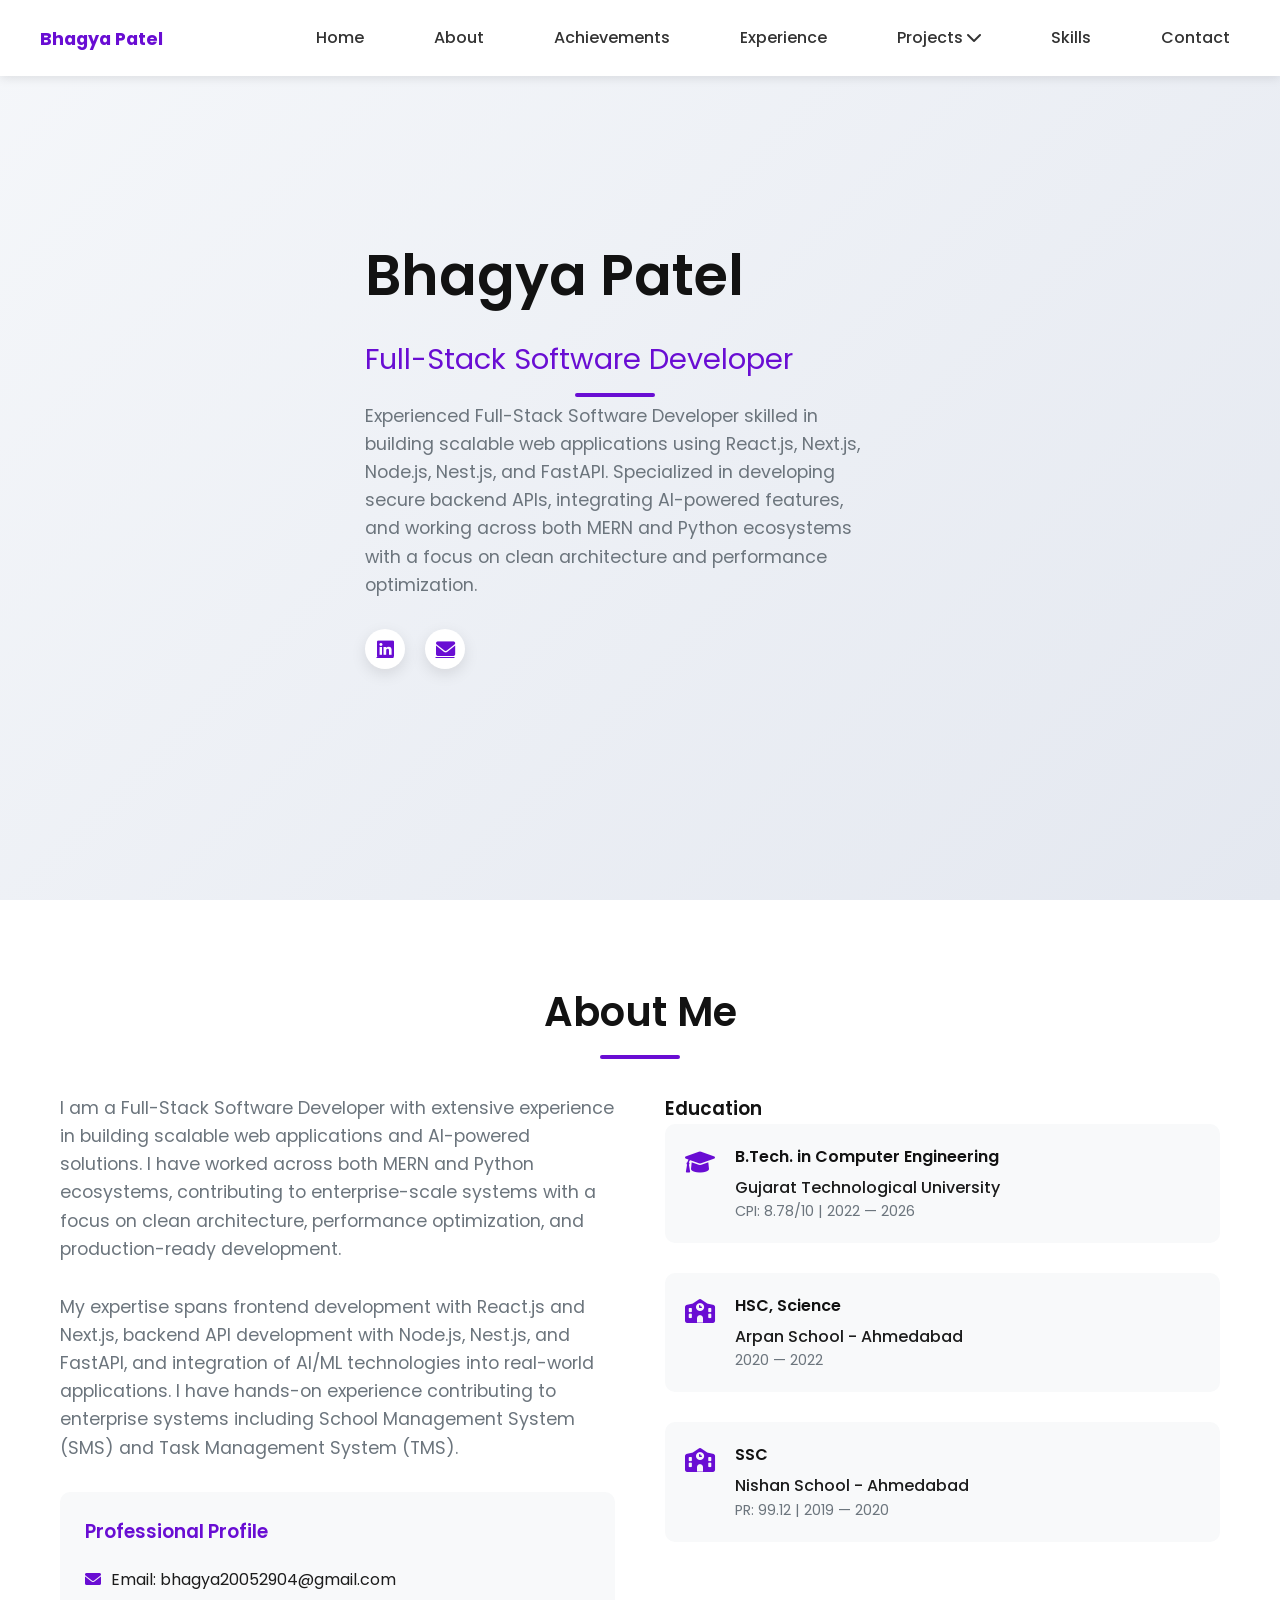
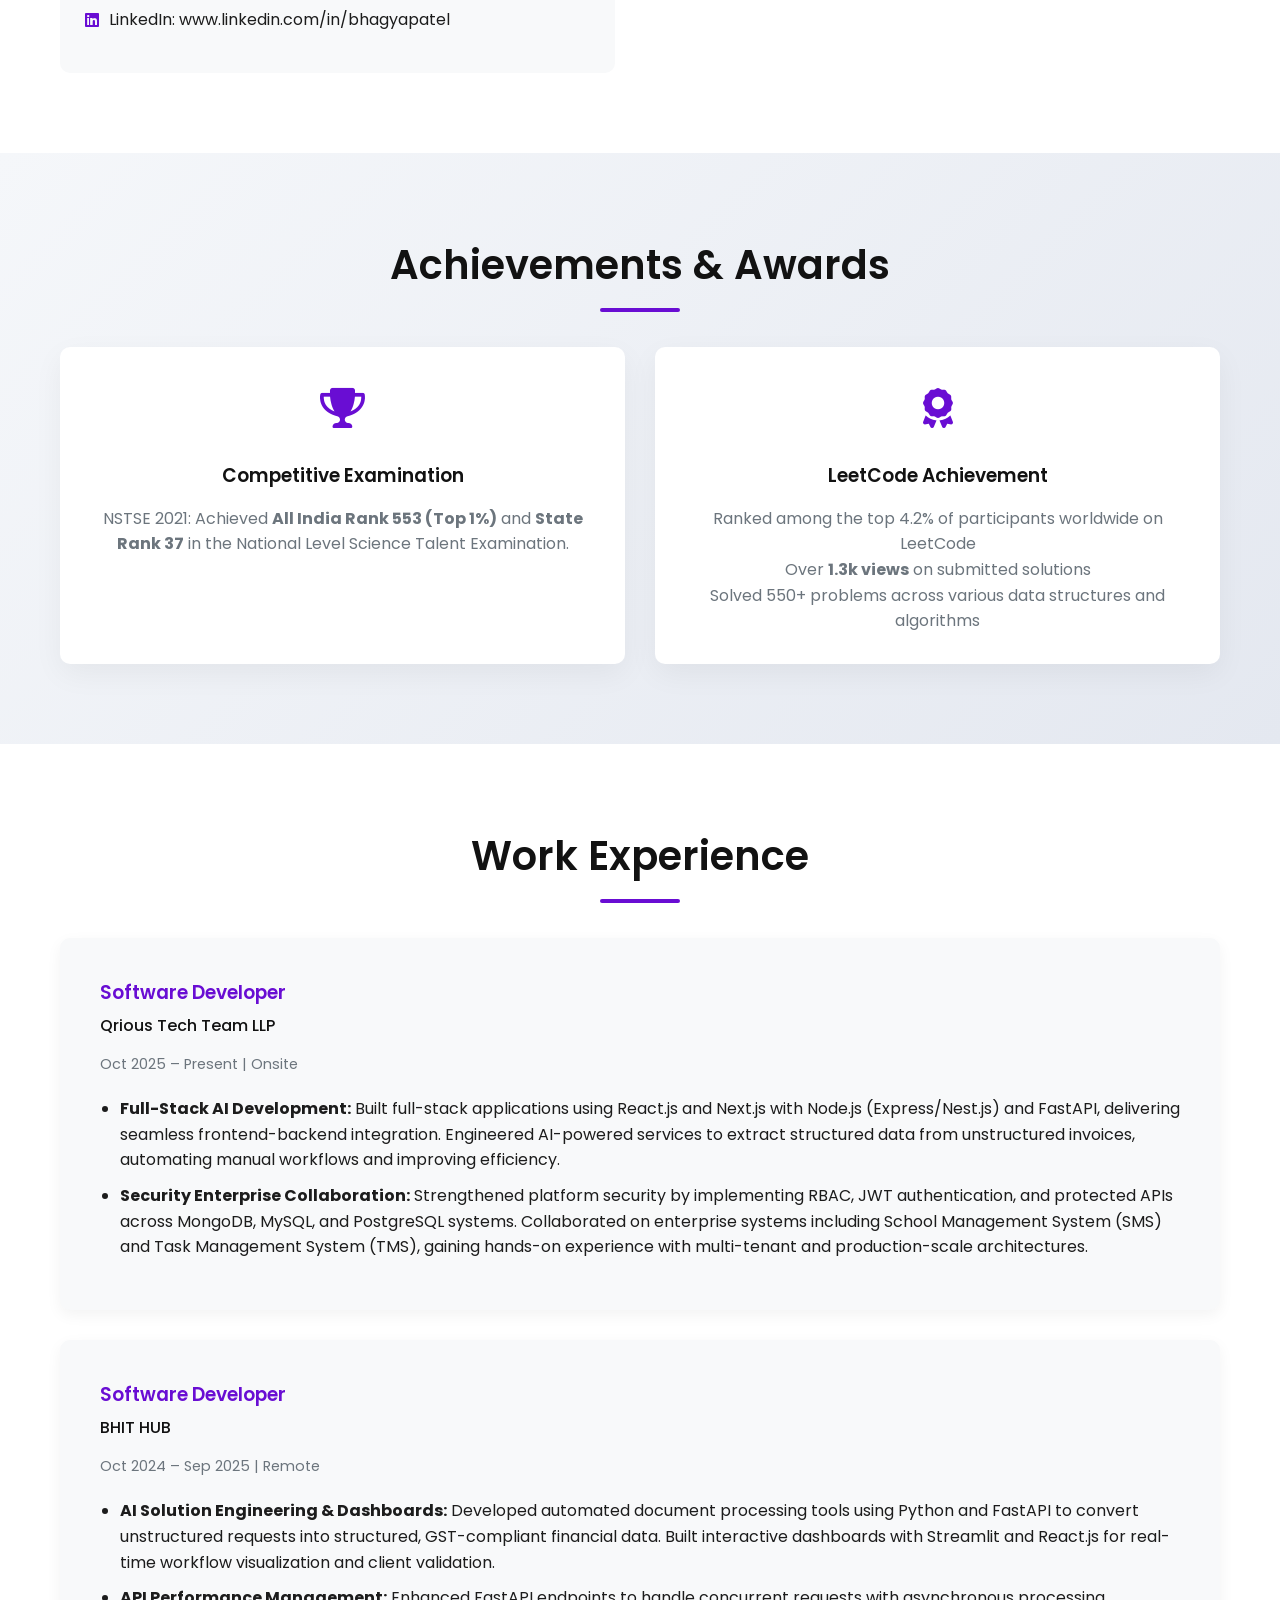
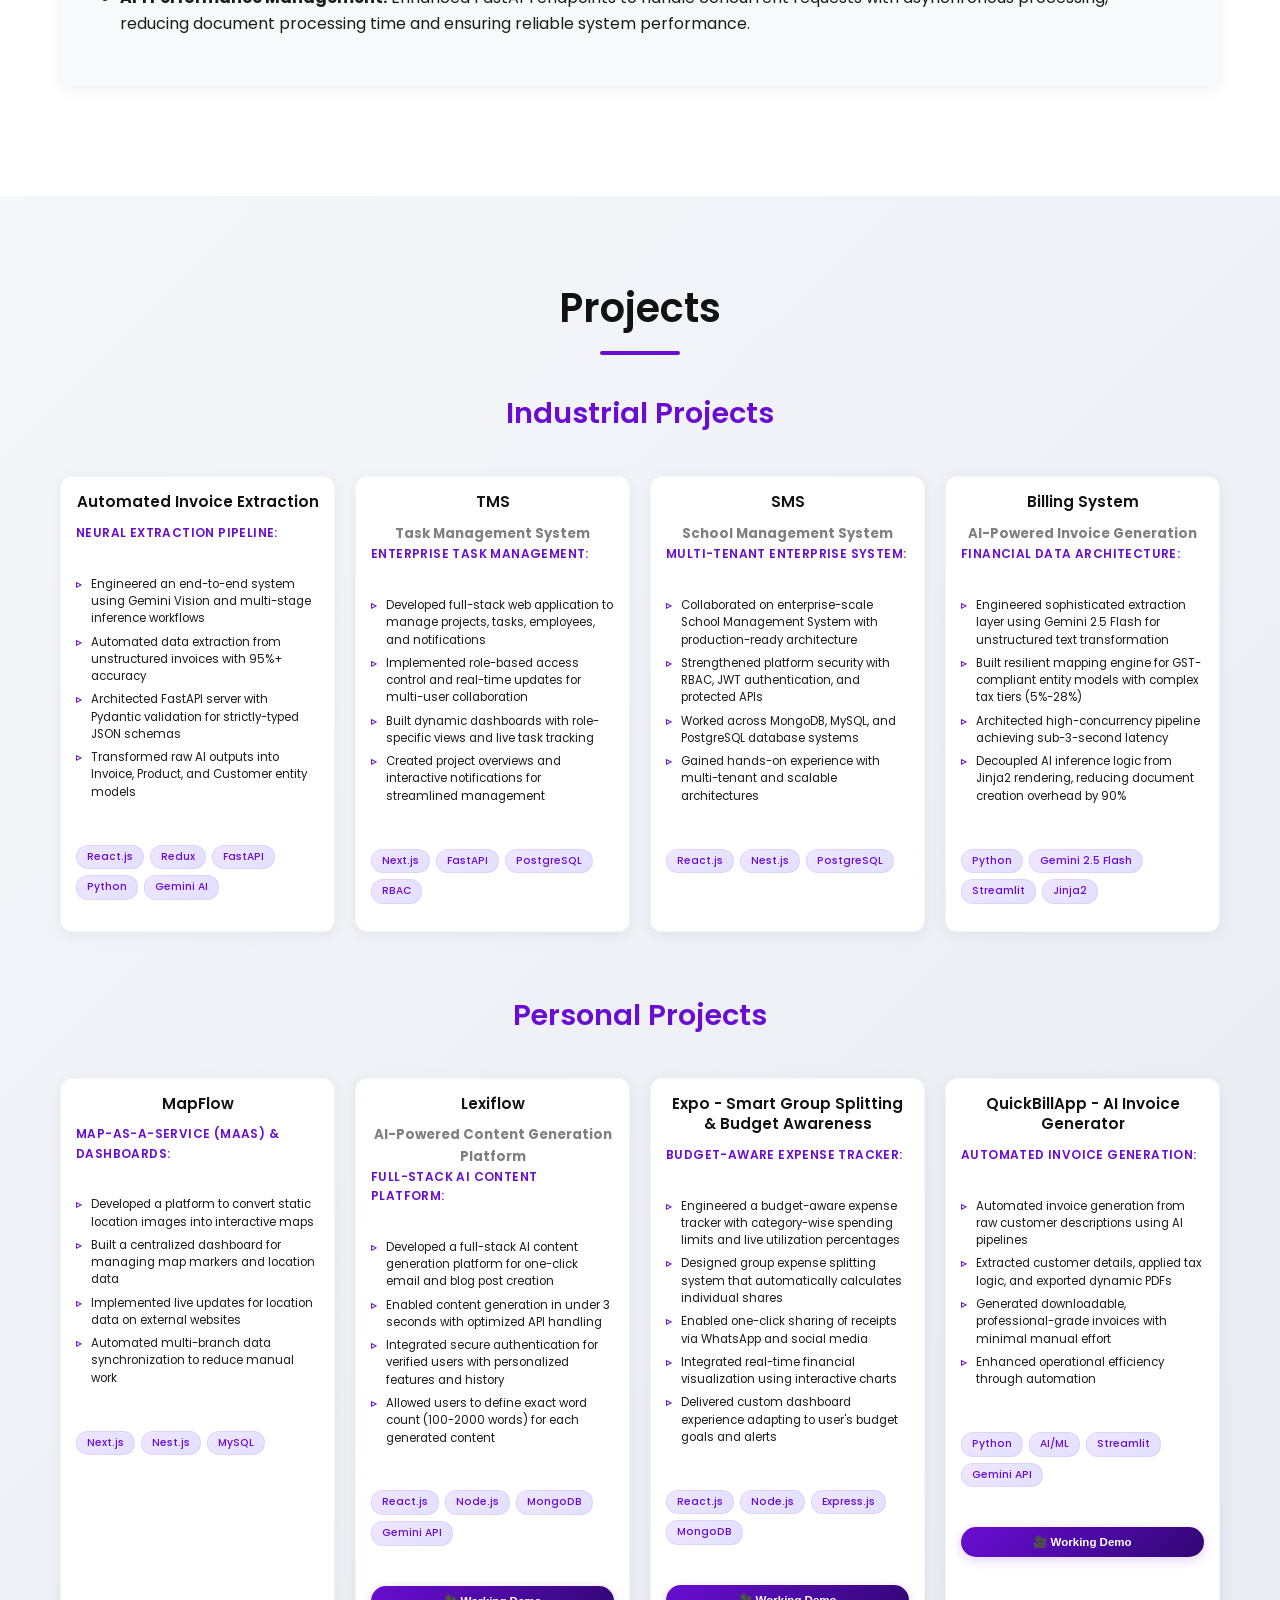
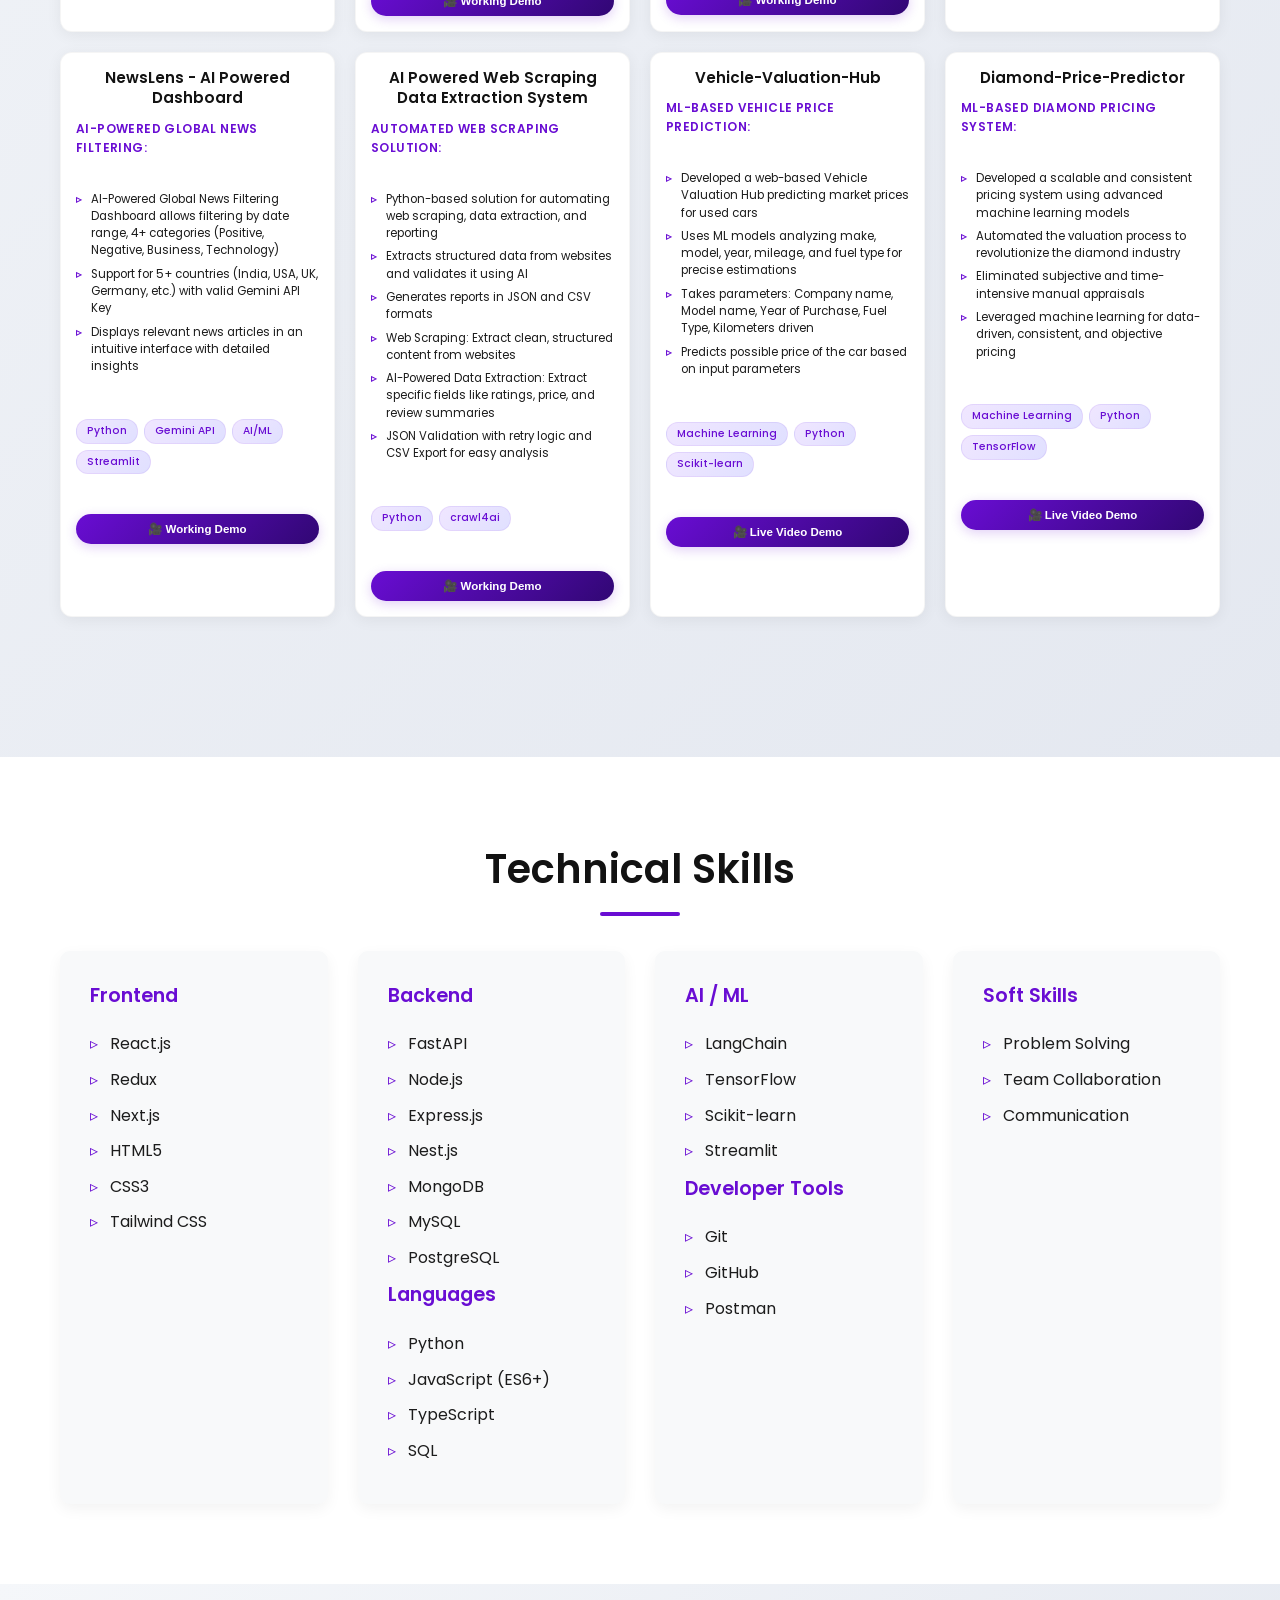
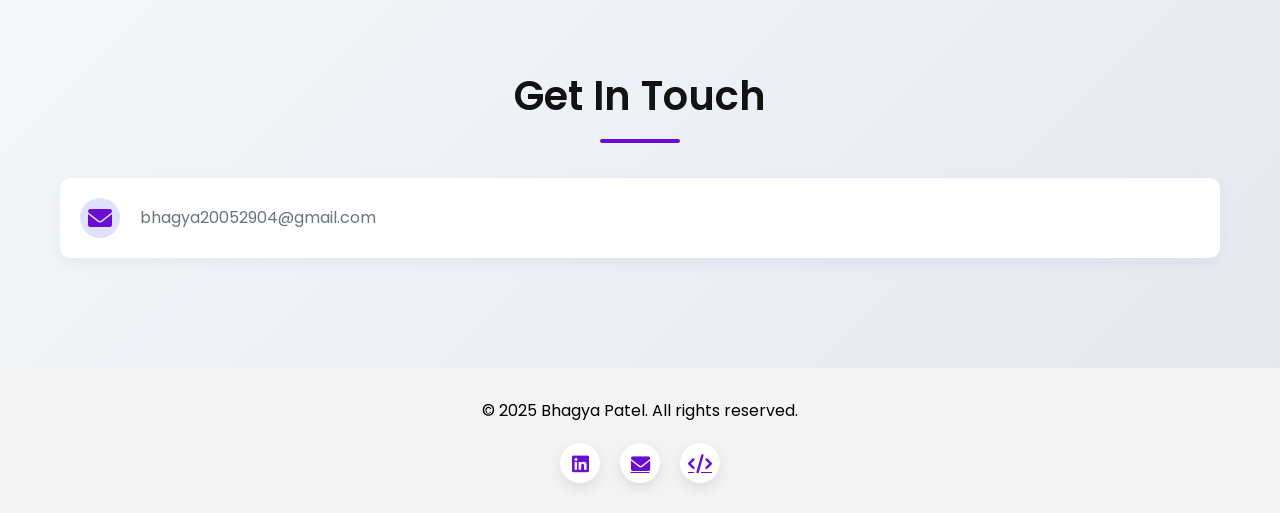
<file: index.html>
<!DOCTYPE html>
<html lang="en">

<head>
  <meta charset="UTF-8">
  <meta name="viewport" content="width=device-width, initial-scale=1.0">
  <title>Bhagya Patel - Portfolio</title>
  <link rel="stylesheet" href="https://cdnjs.cloudflare.com/ajax/libs/font-awesome/6.0.0/css/all.min.css">
  <link href="https://fonts.googleapis.com/css2?family=Poppins:wght@300;400;500;600;700&display=swap" rel="stylesheet">
  <link rel="stylesheet" href="style.css">
</head>

<body>
  <nav class="navbar">
    <div class="container nav-content">
      <div class="logo"><a href="#home">Bhagya Patel</a></div>
  
      <!-- Hamburger Icon -->
      <div class="hamburger" id="hamburger" onclick="toggleMenu()">
        <div class="bar"></div>
        <div class="bar"></div>
        <div class="bar"></div>
      </div>
  
      <!-- Navigation Links -->
      <ul class="nav-links" id="navLinks">
        <li><a href="#home">Home</a></li>
        <li><a href="#about">About</a></li>
        <li><a href="#achievements">Achievements</a></li>
        <li><a href="#experience">Experience</a></li>
        <li class="dropdown">
          <a href="#projects">Projects <i class="fas fa-chevron-down"></i></a>
          <ul class="submenu">
            <li><a href="#industrial-projects">Industrial Projects</a></li>
            <li><a href="#personal-projects">Personal Projects</a></li>
          </ul>
        </li>
        <li><a href="#skills">Skills</a></li>
        <li><a href="#contact">Contact</a></li>
      </ul>
    </div>
  </nav>
  
  
  <!-- Hero Section -->
  <section id="home" class="hero">
    <div class="container hero-content">
      <div class="hero-text">
        <h1>Bhagya Patel</h1>
        <h2>Full-Stack Software Developer</h2>
        <p>Experienced Full-Stack Software Developer skilled in building scalable web applications using React.js, Next.js, Node.js, Nest.js, and FastAPI. Specialized in developing secure backend APIs, integrating AI-powered features, and working across both MERN and Python ecosystems with a focus on clean architecture and performance optimization.</p>
        <div class="social-links">
          <a href="https://www.linkedin.com/in/bhagyapatel/" target="_blank"><i class="fab fa-linkedin"></i></a>
          <a href="mailto:bhagya20052904@gmail.com"><i class="fas fa-envelope"></i></a>
        </div>
      </div>
      <!-- <div class="hero-image">
        <img src="profile.jpg" alt="Bhagya Patel" class="profile-photo">
      </div> -->
    </div>
  </section>

  <!-- About Section -->
  <section id="about" class="about">
    <div class="container">
      <h2>About Me</h2>
      <div class="about-content">
        <div class="about-text">
          <p>I am a Full-Stack Software Developer with extensive experience in building scalable web applications and AI-powered solutions. I have worked across both MERN and Python ecosystems, contributing to enterprise-scale systems with a focus on clean architecture, performance optimization, and production-ready development.</p>
          <p>My expertise spans frontend development with React.js and Next.js, backend API development with Node.js, Nest.js, and FastAPI, and integration of AI/ML technologies into real-world applications. I have hands-on experience contributing to enterprise systems including School Management System (SMS) and Task Management System (TMS).</p>

          <div class="coding-profiles">
            <h3>Professional Profile</h3>
            <ul>
              <li><i class="fas fa-envelope"></i> Email: bhagya20052904@gmail.com</li>
              <li><i class="fab fa-linkedin"></i> LinkedIn: www.linkedin.com/in/bhagyapatel</li>
            </ul>
          </div>
        </div>
        <div class="education">
          <h3>Education</h3>
          <div class="education-item">
            <div class="education-icon">
              <i class="fas fa-graduation-cap"></i>
            </div>
            <div class="education-details">
              <h4>B.Tech. in Computer Engineering</h4>
              <p class="institution">Gujarat Technological University</p>
              <p class="details">CPI: 8.78/10 | 2022 — 2026</p>
            </div>
          </div>
          <div class="education-item">
            <div class="education-icon">
              <i class="fas fa-school"></i>
            </div>
            <div class="education-details">
              <h4>HSC, Science</h4>
              <p class="institution">Arpan School - Ahmedabad</p>
              <p class="details"> 2020 — 2022</p>
            </div>
          </div>
          <div class="education-item">
            <div class="education-icon">
              <i class="fas fa-school"></i>
            </div>
            <div class="education-details">
              <h4>SSC</h4>
              <p class="institution">Nishan School - Ahmedabad</p>
              <p class="details">PR: 99.12 | 2019 — 2020</p>
            </div>
          </div>
        </div>
      </div>
    </div>
  </section>

  <!-- Achievements Section -->
  <section id="achievements" class="achievements">
    <div class="container">
      <h2>Achievements & Awards</h2>
      <div class="achievements-grid">
        <!-- <div class="achievement-card">
          <div class="achievement-icon">
            <i class="fas fa-trophy"></i>
          </div>
          <h3>Amazon Future Engineer</h3>
          <p>Selected among 500 scholars from a pool of 8000+ applicants for this prestigious scholarship program.</p>
        </div> -->
        <div class="achievement-card">
          <div class="achievement-icon">
            <i class="fas fa-trophy"></i> 
          </div>
          <h3>Competitive Examination</h3>
          <p>NSTSE 2021: Achieved <b>All India Rank 553 (Top 1%)</b> and <b>State Rank 37</b> in the National Level Science Talent Examination.</p> <!-- Customize this text -->
        </div>
        
        <div class="achievement-card">
          <div class="achievement-icon">
            <i class="fas fa-award"></i>
          </div>
          <h3>LeetCode Achievement</h3>
          <p>Ranked among the top 4.2% of participants worldwide on LeetCode</p>
          <p>Over <b>1.3k views</b> on submitted solutions</p>
          <p>Solved 550+ problems across various data structures and algorithms</p>
        </div>
        <!-- <div class="achievement-card">
          <div class="achievement-icon">
            <i class="fas fa-certificate"></i>
          </div>
          <h3>BNY Mellon Code Divas'23</h3>
          <p>Finalist in this prestigious coding competition for women in technology.</p>
        </div>
        <div class="achievement-card">
          <div class="achievement-icon">
            <i class="fas fa-star"></i>
          </div>
          <h3>Academic Excellence</h3>
          <p>Recipient of 3 Silver Medals for Outstanding Academic Performance in consecutive years.</p>
        </div>
        <div class="achievement-card">
          <div class="achievement-icon">
            <i class="fas fa-code"></i>
          </div>
          <h3>Hackathon</h3>
          <p>Certified by duhacks 2.0, a national-level hybrid hackathon with over 500 participants.</p>
        </div>
        <div class="achievement-card">
          <div class="achievement-icon">
            <i class="fas fa-graduation-cap"></i>
          </div>
          <h3>FLY-Scholar Program</h3>
          <p>Successfully completed the FLY-Scholar program by The Competitiveness Mindset Institute, USA, developing
            key non-cognitive skills.</p>
        </div>
        <div class="achievement-card">
          <div class="achievement-icon">
            <i class="fas fa-trophy"></i>
          </div>
          <h3>Bhashathon Achievement</h3>
          <p>Team Global Optimia secured Top 6 position in Bhashathon by IIT Bombay, winning ₹5K prize for IV ASR Output
            Correction system.</p>
        </div>
        <div class="achievement-card">
          <div class="achievement-icon">
            <i class="fas fa-users"></i>
          </div>
          <h3>Mentorship Programs</h3>
          <p>Selected as a mentee in prestigious programs: Navgurukul, Codess Cafe, and FLY-Scholar program.</p>
        </div> -->
      </div>
    </div>
  </section>

<section id="experience" class="experience">
  <div class="container">
    <h2>Work Experience</h2>

    <!-- Qrious Tech Team LLP -->
    <div class="experience-item">
      <div class="experience-header">
        <div>
          <h3>Software Developer</h3>
          <h4>Qrious Tech Team LLP</h4>
          <p class="date">Oct 2025 – Present | Onsite</p>
        </div>
      </div>
      <ul>
        <li><strong>Full-Stack AI Development:</strong> Built full-stack applications using React.js and Next.js with Node.js (Express/Nest.js) and FastAPI, delivering seamless frontend-backend integration. Engineered AI-powered services to extract structured data from unstructured invoices, automating manual workflows and improving efficiency.</li>
        <li><strong>Security Enterprise Collaboration:</strong> Strengthened platform security by implementing RBAC, JWT authentication, and protected APIs across MongoDB, MySQL, and PostgreSQL systems. Collaborated on enterprise systems including School Management System (SMS) and Task Management System (TMS), gaining hands-on experience with multi-tenant and production-scale architectures.</li>
      </ul>
    </div>


    <!-- BHIT HUB -->
    <div class="experience-item">
      <div class="experience-header">
        <div>
          <h3>Software Developer</h3>
          <h4>BHIT HUB</h4>
          <p class="date">Oct 2024 – Sep 2025 | Remote</p>
        </div>
      </div>
      <ul>
        <li><strong>AI Solution Engineering & Dashboards:</strong> Developed automated document processing tools using Python and FastAPI to convert unstructured requests into structured, GST-compliant financial data. Built interactive dashboards with Streamlit and React.js for real-time workflow visualization and client validation.</li>
        <li><strong>API Performance Management:</strong> Enhanced FastAPI endpoints to handle concurrent requests with asynchronous processing, reducing document processing time and ensuring reliable system performance.</li>
      </ul>
    </div>

  </div>
</section>

  <!-- Projects Section -->
  <section id="projects" class="projects">
    <div class="container">
      <h2>Projects</h2>
      
      <!-- Industrial Projects -->
      <div class="project-category" id="industrial-projects">
        <h3>Industrial Projects</h3>
        <div class="project-grid">
          <div class="project-card">
            <div class="project-content">
              <h3>Automated Invoice Extraction</h3>
              <div class="project-features">
                <h4>Neural Extraction Pipeline:</h4>
                <br/>
                <ul>
                  <li>Engineered an end-to-end system using Gemini Vision and multi-stage inference workflows</li>
                  <li>Automated data extraction from unstructured invoices with 95%+ accuracy</li>
                  <li>Architected FastAPI server with Pydantic validation for strictly-typed JSON schemas</li>
                  <li>Transformed raw AI outputs into Invoice, Product, and Customer entity models</li>
                </ul>
              </div>
              <br/>
              <div class="tech-stack">
                       <span>React.js</span>
                <span>Redux</span>
                <span>FastAPI</span>
                <span>Python</span>
                <span>Gemini AI</span>
              </div>
            </div>
          </div>
          
          <div class="project-card">
            <div class="project-content">
              <h3>TMS</h3>
               <h5 style="text-align: center; color:gray">Task Management System </h5>
              <div class="project-features">
                <h4>Enterprise Task Management:</h4>
                <br/>
                <ul>
                  <li>Developed full-stack web application to manage projects, tasks, employees, and notifications</li>
                  <li>Implemented role-based access control and real-time updates for multi-user collaboration</li>
                  <li>Built dynamic dashboards with role-specific views and live task tracking</li>
                  <li>Created project overviews and interactive notifications for streamlined management</li>
                </ul>
              </div>
              <br/>
              <div class="tech-stack">
                <span>Next.js</span>
                <span>FastAPI</span>
                <span>PostgreSQL</span>
                <span>RBAC</span>
              </div>
            </div>
          </div>
          
          <div class="project-card">
            <div class="project-content">
              <h3>SMS</h3>
              <h5 style="text-align: center; color:gray">School Management System</h5>
              <div class="project-features">
                <h4>Multi-Tenant Enterprise System:</h4>
                <br/>
                <ul>
                  <li>Collaborated on enterprise-scale School Management System with production-ready architecture</li>
                  <li>Strengthened platform security with RBAC, JWT authentication, and protected APIs</li>
                  <li>Worked across MongoDB, MySQL, and PostgreSQL database systems</li>
                  <li>Gained hands-on experience with multi-tenant and scalable architectures</li>
                </ul>
              </div>
              <br/>
              <div class="tech-stack">
                <span>React.js</span>
                <span>Nest.js</span>
                <span>PostgreSQL</span>
              </div>
            </div>
          </div>
          
          <div class="project-card">
            <div class="project-content">
              <h3>Billing System</h3>
             <h5 style="text-align: center; color:gray">AI-Powered Invoice Generation</h5>
              <div class="project-features">
                <h4>Financial Data Architecture:</h4>
                <br/>
                <ul>
                  <li>Engineered sophisticated extraction layer using Gemini 2.5 Flash for unstructured text transformation</li>
                  <li>Built resilient mapping engine for GST-compliant entity models with complex tax tiers (5%-28%)</li>
                  <li>Architected high-concurrency pipeline achieving sub-3-second latency</li>
                  <li>Decoupled AI inference logic from Jinja2 rendering, reducing document creation overhead by 90%</li>
                </ul>
              </div>
              <br/>
              <div class="tech-stack">
                <span>Python</span>
                <span>Gemini 2.5 Flash</span>
                <span>Streamlit</span>
                <span>Jinja2</span>
              </div>
            </div>
          </div>
        </div>
      </div>
      
      <!-- Personal Projects -->
      <div class="project-category" id="personal-projects">
        <h3>Personal Projects</h3>
        <div class="project-grid">
          <div class="project-card">
            <div class="project-content">
              <h3>MapFlow</h3>
              <div class="project-features">
                <h4>Map-as-a-Service (MaaS) & Dashboards:</h4>
                <br/>
                <ul>
                  <li>Developed a platform to convert static location images into interactive maps</li>
                  <li>Built a centralized dashboard for managing map markers and location data</li>
                  <li>Implemented live updates for location data on external websites</li>
                  <li>Automated multi-branch data synchronization to reduce manual work</li>
                </ul>
              </div>
              <br/>
              <div class="tech-stack">
                <span>Next.js</span>
                <span>Nest.js</span>
                <span>MySQL</span>
              </div>
            </div>
          </div>
          
          <div class="project-card">
            <div class="project-content">
              <h3>Lexiflow</h3>
           <h5 style="text-align: center; color:gray">AI-Powered Content Generation Platform</h5>
              <div class="project-features">
                <h4>Full-Stack AI Content Platform:</h4>
                <br/>
                <ul>
                  <li>Developed a full-stack AI content generation platform for one-click email and blog post creation</li>
                  <li>Enabled content generation in under 3 seconds with optimized API handling</li>
                  <li>Integrated secure authentication for verified users with personalized features and history</li>
                  <li>Allowed users to define exact word count (100-2000 words) for each generated content</li>
                </ul>
              </div>
              <br/>
              <div class="tech-stack">
                <span>React.js</span>
                <span>Node.js</span>
                <span>MongoDB</span>
                <span>Gemini API</span>
              </div>
              <div class="btn-container">
                <button class="video-btn" onclick="openModal('lexiflow.mp4')">🎥 Working Demo</button>
              </div>
            </div>
          </div>
          
          <div class="project-card">
            <div class="project-content">
              <h3>Expo - Smart Group Splitting & Budget Awareness</h3>
              <div class="project-features">
                <h4>Budget-Aware Expense Tracker:</h4>
                <br/>
                <ul>
                  <li>Engineered a budget-aware expense tracker with category-wise spending limits and live utilization percentages</li>
                  <li>Designed group expense splitting system that automatically calculates individual shares</li>
                  <li>Enabled one-click sharing of receipts via WhatsApp and social media</li>
                  <li>Integrated real-time financial visualization using interactive charts</li>
                  <li>Delivered custom dashboard experience adapting to user's budget goals and alerts</li>
                </ul>
              </div>
              <br/>
              <div class="tech-stack">
                <span>React.js</span>
                <span>Node.js</span>
                <span>Express.js</span>
                <span>MongoDB</span>
              </div>
              <div class="btn-container">
                <button class="video-btn" onclick="openModal('expense.mp4')">🎥 Working Demo</button>
              </div>
            </div>
          </div>
          
          <!-- Commented out for future use
          <div class="project-card">
            <div class="project-content">
              <h3>HealthBridge - Hospital Management System</h3>
              <div class="project-features">
                <h4>Hospital Management Platform:</h4>
                <br/>
                <ul>
                  <li>Developed a Hospital Management System using Django with separate authentication for doctors and patients</li>
                  <li>Enabled real-time appointment booking with available doctor selection</li>
                  <li>Patients can send direct messages regarding health concerns to doctors</li>
                  <li>Doctors can toggle availability status and view incoming appointment requests</li>
                  <li>Direct communication between doctors and patients through dashboard</li>
                </ul>
              </div>
              <br/>
              <div class="tech-stack">
                <span>Django</span>
                <span>Python</span>
                <span>PostgreSQL</span>
              </div>
              <div class="btn-container">
                <button class="video-btn" onclick="openModal('healthbridge.mp4')">🎥 Working Demo</button>
              </div>
            </div>
          </div>
          -->
          
          <!-- Commented out for future use
          <div class="project-card">
            <div class="project-content">
              <h3>Smartnavigator - Advanced Browser Automation</h3>
              <div class="project-features">
                <h4>Advanced Automation Features:</h4>
                <br/>
                <ul>
                  <li>Advanced features integrated with additional APIs and enhanced automation</li>
                  <li>Enhanced Natural Language Processing capabilities</li>
                  <li>Multiple Action Handling from a Single Command</li>
                  <li>Visual and Vocal Feedback for Confirmation</li>
                </ul>
              </div>
              <br/>
              <div class="tech-stack">
                <span>Python</span>
                <span>NLP</span>
                <span>Browser Automation</span>
              </div>
              <div class="btn-container">
                <button class="video-btn" onclick="openModal('p7.mp4')">🎥 Working Demo</button>
              </div>
            </div>
          </div>
          -->
          
          <div class="project-card">
            <div class="project-content">
              <h3>QuickBillApp - AI Invoice Generator</h3>
              <div class="project-features">
                <h4>Automated Invoice Generation:</h4>
                <br/>
                <ul>
                  <li>Automated invoice generation from raw customer descriptions using AI pipelines</li>
                  <li>Extracted customer details, applied tax logic, and exported dynamic PDFs</li>
                  <li>Generated downloadable, professional-grade invoices with minimal manual effort</li>
                  <li>Enhanced operational efficiency through automation</li>
                </ul>
              </div>
              <br/>
              <div class="tech-stack">
                <span>Python</span>
                <span>AI/ML</span>
                <span>Streamlit</span>
                <span>Gemini API</span>
              </div>
              <div class="btn-container">
                <button class="video-btn" onclick="openModal('invoice.mp4')">🎥 Working Demo</button>
              </div>
            </div>
          </div>
          
          <!-- Commented out for future use
          <div class="project-card">
            <div class="project-content">
              <h3>CompliTechApp - AI-Guided Quality Compliance & Mapping</h3>
              <div class="project-features">
                <h4>AI-Based Compliance System:</h4>
                <br/>
                <ul>
                  <li>Collaborated on an AI-based compliance system for certification mapping of custom-built products</li>
                  <li>Achieved over 85% accuracy in predictions for certifications like ISO 9001, CE, ROHS, and ISI</li>
                  <li>Developed ML models using TensorFlow with real-time prediction capability under 5 seconds</li>
                  <li>Built data pipeline using Pandas, NumPy, and Streamlit for intelligent compliance insights</li>
                  <li>Achieved 95% data completeness and ≥85% user satisfaction during pilot evaluations</li>
                </ul>
              </div>
              <br/>
              <div class="tech-stack">
                <span>TensorFlow</span>
                <span>Pandas</span>
                <span>NumPy</span>
                <span>Streamlit</span>
                <span>Python</span>
              </div>
              <div class="btn-container">
                <button class="video-btn" onclick="openModal('CompliTech.mp4')">🎥 Working Demo</button>
              </div>
            </div>
          </div>
          -->
          
          <div class="project-card">
            <div class="project-content">
              <h3>NewsLens - AI Powered Dashboard</h3>
              <div class="project-features">
                <h4>AI-Powered Global News Filtering:</h4>
                <br/>
                <ul>
                  <li>AI-Powered Global News Filtering Dashboard allows filtering by date range, 4+ categories (Positive, Negative, Business, Technology)</li>
                  <li>Support for 5+ countries (India, USA, UK, Germany, etc.) with valid Gemini API Key</li>
                  <li>Displays relevant news articles in an intuitive interface with detailed insights</li>
                </ul>
              </div>
              <br/>
              <div class="tech-stack">
                <span>Python</span>
                <span>Gemini API</span>
                <span>AI/ML</span>
                <span>Streamlit</span>
              </div>
              <div class="btn-container">
                <button class="video-btn" onclick="openModal('news.mp4')">🎥 Working Demo</button>
              </div>
            </div>
          </div>
          
          <div class="project-card">
            <div class="project-content">
              <h3>AI Powered Web Scraping Data Extraction System</h3>
              <div class="project-features">
                <h4>Automated Web Scraping Solution:</h4>
                <br/>
                <ul>
                  <li>Python-based solution for automating web scraping, data extraction, and reporting</li>
                  <li>Extracts structured data from websites and validates it using AI</li>
                  <li>Generates reports in JSON and CSV formats</li>
                  <li>Web Scraping: Extract clean, structured content from websites</li>
                  <li>AI-Powered Data Extraction: Extract specific fields like ratings, price, and review summaries</li>
                  <li>JSON Validation with retry logic and CSV Export for easy analysis</li>
                </ul>
              </div>
              <br/>
              <div class="tech-stack">
                <span>Python</span>
                <span>crawl4ai</span>
              </div>
              <div class="btn-container">
                <button class="video-btn" onclick="openModal('crawl4ai.mp4')">🎥 Working Demo</button>
              </div>
            </div>
          </div>
          
          <!-- Commented out for future use
          <div class="project-card">
            <div class="project-content">
              <h3>KarmAI - Multi AI Agent System</h3>
              <div class="project-features">
                <h4>Computer Control AI Agent:</h4>
                <br/>
                <ul>
                  <li>KarmAI is a multi AI agent system designed to control a computer based on user queries</li>
                  <li>Uses hierarchical agent structure to break down complex tasks into simpler actions</li>
                  <li>Leverages master-subordinate architecture for efficient task management</li>
                  <li>Dual-method screen analysis with dedicated agents for keyboard and mouse control</li>
                  <li>Designed for accuracy and ease of use in computer automation</li>
                </ul>
              </div>
              <br/>
              <div class="tech-stack">
                <span>Python</span>
                <span>Multi-Agent System</span>
                <span>AI/ML</span>
              </div>
              <div class="btn-container">
                <button class="video-btn" onclick="openModal('karmAI.mp4')">🎥 Working Demo</button>
              </div>
            </div>
          </div>
          -->
          
          <div class="project-card">
            <div class="project-content">
              <h3>Vehicle-Valuation-Hub</h3>
              <div class="project-features">
                <h4>ML-Based Vehicle Price Prediction:</h4>
                <br/>
                <ul>
                  <li>Developed a web-based Vehicle Valuation Hub predicting market prices for used cars</li>
                  <li>Uses ML models analyzing make, model, year, mileage, and fuel type for precise estimations</li>
                  <li>Takes parameters: Company name, Model name, Year of Purchase, Fuel Type, Kilometers driven</li>
                  <li>Predicts possible price of the car based on input parameters</li>
                </ul>
              </div>
              <br/>
              <div class="tech-stack">
                <span>Machine Learning</span>
                <span>Python</span>
                <span>Scikit-learn</span>
              </div>
              <div class="btn-container">
                <button class="video-btn" onclick="openModal('Vehicle.mp4')">🎥 Live Video Demo</button>
              </div>
            </div>
          </div>
          
          <div class="project-card">
            <div class="project-content">
              <h3>Diamond-Price-Predictor</h3>
              <div class="project-features">
                <h4>ML-Based Diamond Pricing System:</h4>
                <br/>
                <ul>
                  <li>Developed a scalable and consistent pricing system using advanced machine learning models</li>
                  <li>Automated the valuation process to revolutionize the diamond industry</li>
                  <li>Eliminated subjective and time-intensive manual appraisals</li>
                  <li>Leveraged machine learning for data-driven, consistent, and objective pricing</li>
                </ul>
              </div>
              <br/>
              <div class="tech-stack">
                <span>Machine Learning</span>
                <span>Python</span>
                <span>TensorFlow</span>
              </div>
              <div class="btn-container">
                <button class="video-btn" onclick="openModal('diamond.mp4')">🎥 Live Video Demo</button>
              </div>
            </div>
          </div>
        </div>
      </div>
      
    </div>
  </section>

  <!-- Modal Template -->
  <div id="videoModal" class="modal">
    <div class="modal-content">
      <button class="close-btn-modal" onclick="closeModal()">×</button>
      <iframe id="modalVideo" src="" allowfullscreen></iframe>
    </div>
  </div>

  <!-- Skills Section -->
  <section id="skills" class="skills">
    <div class="container">
      <h2>Technical Skills</h2>
      <div class="skills-grid">
        <div class="skill-category">
          <h3>Frontend</h3>
          <ul>
            <li>React.js</li>
            <li>Redux</li>
            <li>Next.js</li>
            <li>HTML5</li>
            <li>CSS3</li>
            <li>Tailwind CSS</li>
          </ul>
        </div>
        <div class="skill-category">
          <h3>Backend</h3>
          <ul>
            <li>FastAPI</li>
            <li>Node.js</li>
            <li>Express.js</li>
            <li>Nest.js</li>
            <li>MongoDB</li>
            <li>MySQL</li>
            <li>PostgreSQL</li>
          </ul>
          <h3>Languages</h3>
          <ul>
            <li>Python</li>
            <li>JavaScript (ES6+)</li>
            <li>TypeScript</li>
            <li>SQL</li>
          </ul>
        </div>
        <div class="skill-category">
          <h3>AI / ML</h3>
          <ul>
            <li>LangChain</li>
            <li>TensorFlow</li>
            <li>Scikit-learn</li>
            <li>Streamlit</li>
          </ul>
          <h3>Developer Tools</h3>
          <ul>
            <li>Git</li>
            <li>GitHub</li>
            <li>Postman</li>
          </ul>
        </div>
        <div class="skill-category">
          <h3>Soft Skills</h3>
          <ul>
            <li>Problem Solving</li>
            <li>Team Collaboration</li>
            <li>Communication</li>
          </ul>
        </div>
       
      </div>
    </div>
  </section>

  <!-- Contact Section -->
  <section id="contact" class="contact">
    <div class="container">
      <h2>Get In Touch</h2>
      <div class="contact-content">
        <div class="contact-info">
          <div class="contact-item">
            <i class="fas fa-envelope"></i>
            <p>bhagya20052904@gmail.com</p>
          </div>
        </div>
      </div>
    </div>
  </section>

  <!-- Footer -->
  <footer>
    <div class="container">
      <p>&copy; 2025 Bhagya Patel. All rights reserved.</p>
      <div class="social-links" style="justify-content: center; margin-top: 20px;">
       
        <a href="https://www.linkedin.com/in/bhagyapatel/" target="_blank"><i class="fab fa-linkedin"></i></a>
        <a href="mailto:bhagya20052904@gmail.com"><i class="fas fa-envelope"></i></a>
        <a href="https://leetcode.com/u/Bhagya_patel_01/" target="_blank"><i class="fas fa-code"></i></a>
      </div>
    </div>
  </footer>

  <script src="script.js"></script>
  
  <!-- Modal JavaScript -->
  <script>
    function openModal(videoSrc) {
      const modal = document.getElementById("videoModal");
      const iframe = document.getElementById("modalVideo");
      iframe.src = videoSrc;
      modal.style.display = "flex";
    }

    function closeModal() {
      const modal = document.getElementById("videoModal");
      const iframe = document.getElementById("modalVideo");
      iframe.src = "";
      modal.style.display = "none";
    }
    
    // Close modal when clicking outside
    window.onclick = function(event) {
      const modal = document.getElementById("videoModal");
      if (event.target == modal) {
        closeModal();
      }
    }
  </script>
</body>

</html>
</file>
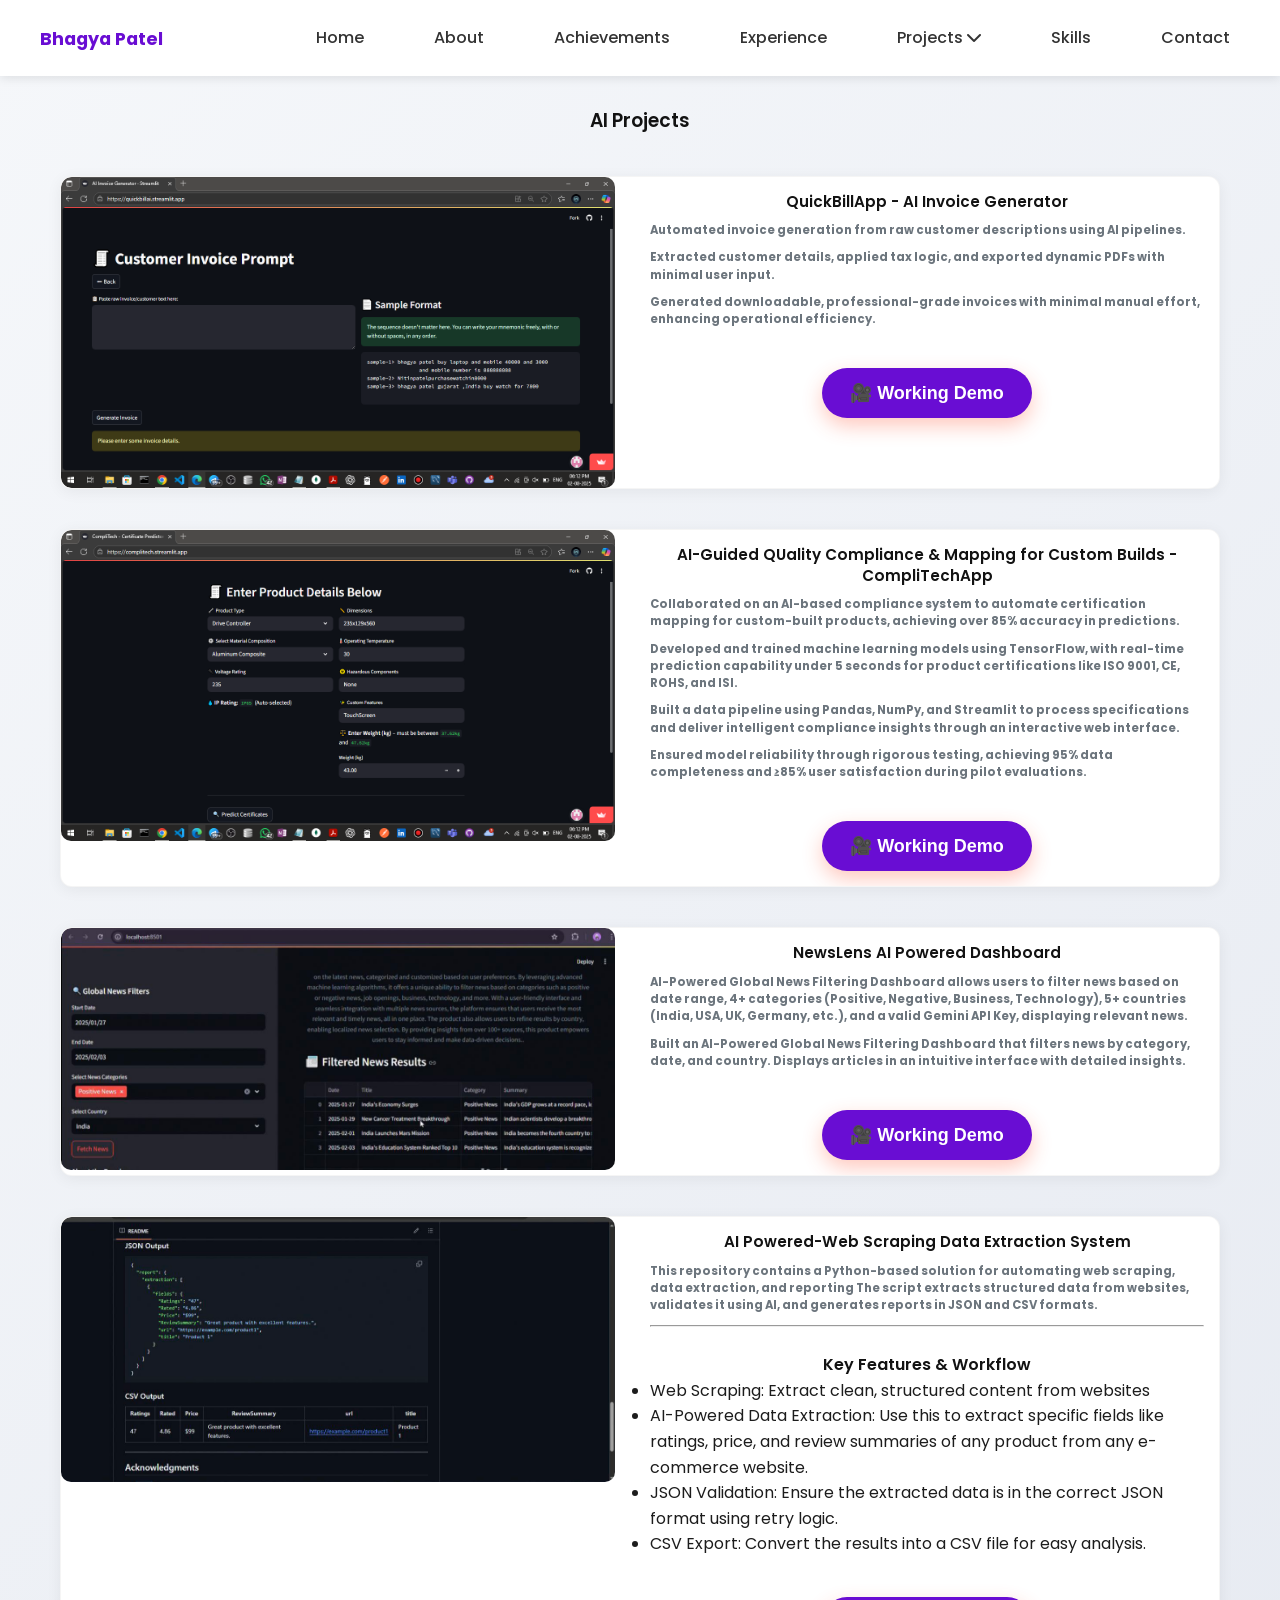
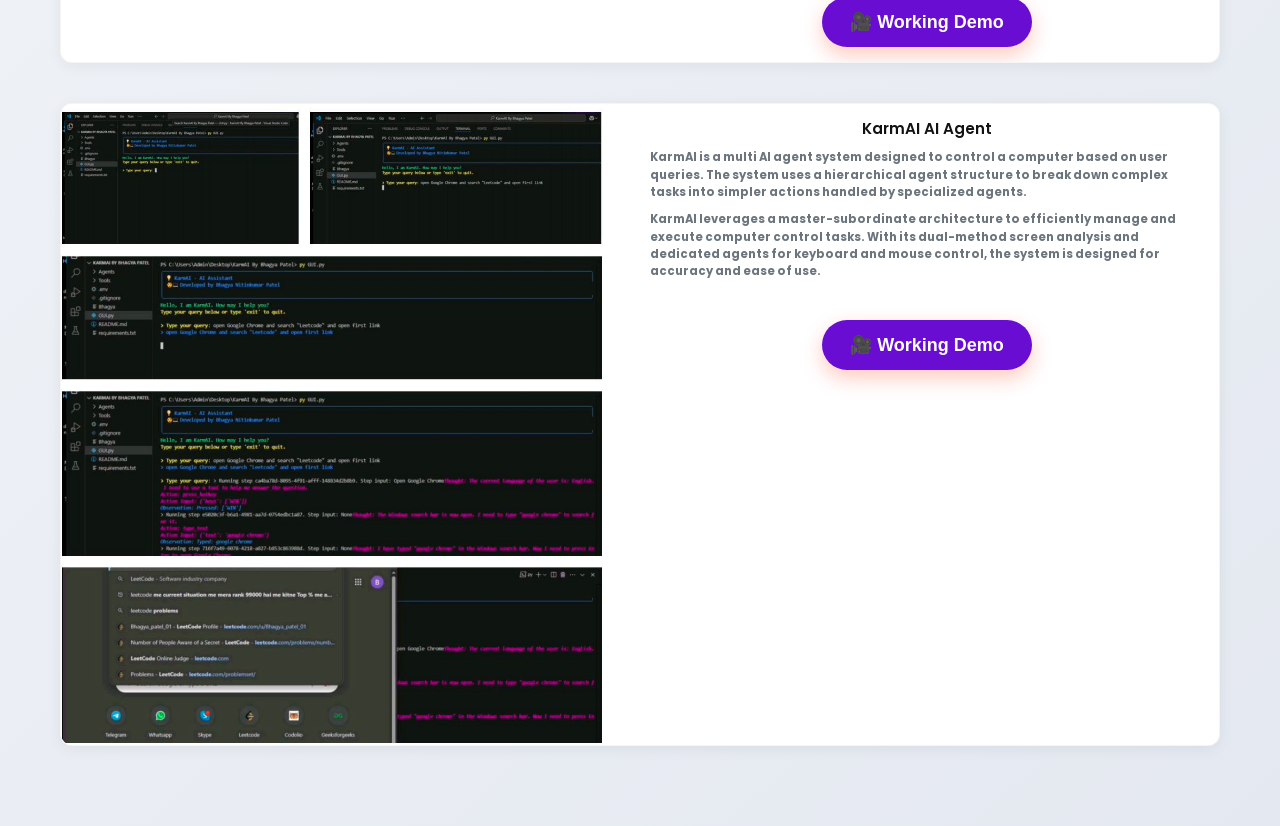
<file: projects-ai.html>
<!DOCTYPE html>
<html lang="en">

<head>
  <meta charset="UTF-8" />
  <meta name="viewport" content="width=device-width, initial-scale=1.0" />
  <title>Projects | Bhagya Patel</title>
  <link rel="stylesheet" href="https://cdnjs.cloudflare.com/ajax/libs/font-awesome/6.0.0/css/all.min.css" />
  <link href="https://fonts.googleapis.com/css2?family=Poppins:wght@300;400;500;600;700&display=swap" rel="stylesheet" />
  <link rel="stylesheet" href="style.css" />
  <style>
    .modal {
      display: none;
      position: fixed;
      top: 0; left: 0;
      width: 30%; height: 50%;
      /* background: rgba(0, 0, 0, 0.7); */
      justify-content: center;
      align-items: center;
      z-index: 1000;
    }
/* Responsive project card layout */
.responsive-card .card-wrapper {
  display: flex;
  flex-direction: row;
  gap: 20px;
  align-items: flex-start;
}

.project-image img {
  max-width: 100%;
  height: auto;
 
  border-radius: 10px;
}

.project-image {
  flex: 1;
  max-width: 50%;
  height: 100%;
}

.project-content {
  flex: 1;
}

/* Mobile View: Stack image and content vertically */
@media (max-width: 768px) {
  .responsive-card .card-wrapper {
    flex-direction: column;
  }

  .project-image,
  .project-content {
    max-width: 100%;
  }
}

    .modal-content {
      position: relative;
      background:transparent;
      padding: 20px;
      border-radius: 10px;
      /* max-width: 90%;
      max-height: 80%; */
    }

    .modal-content iframe {
      width: 100%;
      height: 400px;
    }

    .close-btn {
      position: absolute;
      top: -28px;
      right: -28px;
      font-size: 24px;
      background: transparent;
      border: none;
      cursor: pointer;
    }

    .project-grid {
      display: flex;
      flex-direction: column;
      gap: 40px;
      margin-top: 40px;
    }
  </style>
</head>

<body>
  <!-- Navigation -->
  <nav class="navbar">
    <div class="container nav-content">
      <div class="logo"><a href="index.html#home">Bhagya Patel</a></div>
      <ul class="nav-links">
        <li><a href="index.html#home">Home</a></li>
        <li><a href="index.html#about">About</a></li>
        <li><a href="index.html#achievements">Achievements</a></li>
        <li><a href="index.html#experience">Experience</a></li>
        <li class="dropdown">
          <a href="#projects">Projects <i class="fas fa-chevron-down"></i></a>
          <ul class="submenu">
            <li><a href="index.html#industrial-projects">Industrial Projects</a></li>
            <li><a href="index.html#personal-projects">Personal Projects</a></li>
          </ul>
        </li>
        <li><a href="index.html#skills">Skills</a></li>
        <li><a href="index.html#contact">Contact</a></li>
      </ul>
    </div>
  </nav>
<br/>
  <!-- Projects Section -->
  <section id="projects" class="projects">
    <div class="container">
      <h3 style="text-align:center;">AI Projects</h3>
      <div class="project-grid">

         <div class="project-card responsive-card">
    <div class="card-wrapper">
          <div class="project-image">
            <img src="invoice.png" alt="Client Sentiment Tracker" class="show-image">
          </div>
          <div class="project-content">
            <h3 style="text-align:center;">QuickBillApp - AI Invoice Generator</h3>
            <p><b>Automated invoice generation from raw customer descriptions using AI pipelines.</b></p>
              <p><b>Extracted customer details, applied tax logic, and exported dynamic PDFs with minimal user input.</b></p>
            <p><b>Generated downloadable, professional-grade invoices with minimal manual effort, enhancing operational efficiency.</b></p>
            <!-- <hr><br>
            <h4 style="text-align:center;">Key Features & Workflow</h4>
            <ul>
              <li>User Feedback Submission under three categories</li>
              <li>Admin Dashboard & Response Management</li>
              <li>Real-Time Query Tracking with Token ID</li>
              <li>Interactive Graphical Reports for Business Insights</li>
            </ul> -->
            <div style="text-align:center; margin-top:20px;">
              <button class="video-btn" onclick="openModal('invoice.mp4')">🎥  Working  Demo</button>
            </div>
          </div>
        </div>
        </div>   

          

        
        <!-- Project 1 -->
        <div class="project-card responsive-card">
    <div class="card-wrapper">
          <div class="project-image">
            <img src="compiletech.png" alt="Client Sentiment Tracker" class="show-image">
          </div>
          <div class="project-content">
            <h3 style="text-align:center;">AI-Guided QUality Compliance & Mapping for Custom Builds -CompliTechApp</h3>
            <p><b>Collaborated on an AI-based compliance system to automate certification mapping for custom-built products, achieving over 85% accuracy in predictions.</b></p>
              <p><b>Developed and trained machine learning models using TensorFlow, with real-time prediction capability under 5 seconds for product certifications like ISO 9001, CE, ROHS, and ISI.</b></p>
            <p><b>Built a data pipeline using Pandas, NumPy, and Streamlit to process specifications and deliver intelligent compliance insights through an interactive web interface.</b></p>
            <p><b>Ensured model reliability through rigorous testing, achieving 95% data completeness and ≥85% user satisfaction during pilot evaluations.</b></p>
            <!-- <hr><br>
            <h4 style="text-align:center;">Key Features & Workflow</h4>
            <ul>
              <li>User Feedback Submission under three categories</li>
              <li>Admin Dashboard & Response Management</li>
              <li>Real-Time Query Tracking with Token ID</li>
              <li>Interactive Graphical Reports for Business Insights</li>
            </ul> -->
            <div style="text-align:center; margin-top:20px;">
              <button class="video-btn" onclick="openModal('CompliTech.mp4')">🎥  Working  Demo</button>
            </div>
          </div>
        </div>
        </div>   
          <!-- Project 1 -->
        <div class="project-card responsive-card">
    <div class="card-wrapper">
          <div class="project-image">
            <img src="15.jpg" alt="Client Sentiment Tracker" class="show-image">
          </div>
          <div class="project-content">
            <h3 style="text-align:center;">NewsLens AI Powered Dashboard</h3>
            <p><b>AI-Powered Global News Filtering Dashboard allows users to filter news based on date range, 4+
              categories (Positive, Negative, Business, Technology), 5+ countries (India, USA, UK, Germany,
              etc.), and a valid Gemini API Key, displaying relevant news.</b></p>
              <p><b>Built an AI-Powered Global News Filtering Dashboard that filters news by category, date, and
                country. Displays articles in an intuitive interface with detailed insights.</b></p>
            <!-- <hr><br>
            <h4 style="text-align:center;">Key Features & Workflow</h4>
            <ul>
              <li>User Feedback Submission under three categories</li>
              <li>Admin Dashboard & Response Management</li>
              <li>Real-Time Query Tracking with Token ID</li>
              <li>Interactive Graphical Reports for Business Insights</li>
            </ul> -->
            <div style="text-align:center; margin-top:20px;">
              <button class="video-btn" onclick="openModal('news.mp4')">🎥  Working  Demo</button>
            </div>
          </div>
        </div>
        </div>
        <!-- Project 2 -->
        <div class="project-card responsive-card">
    <div class="card-wrapper">
          <div class="project-image">
            <img src="11.jpg"
              alt="Smartnavigator">
          </div>
          <div class="project-content">
            <h3 style="text-align:center;">AI Powered-Web Scraping Data Extraction System</h3>
            <p><b>This repository contains a Python-based solution for automating web scraping, data extraction,
              and reporting The script extracts structured data from websites, validates it using AI, and
              generates reports in JSON and CSV formats.</b></p>
            <hr><br>
            <h4 style="text-align:center;">Key Features & Workflow</h4>
            <ul>
              <li>Web Scraping: Extract clean, structured content from websites</li>
              <li>AI-Powered Data Extraction: Use this to extract specific fields like ratings, price, and review
              summaries of any product from any e-commerce website.</li>
              <li>JSON Validation: Ensure the extracted data is in the correct JSON format using retry logic.</li>
           <li>CSV Export: Convert the results into a CSV file for easy analysis.</li>
            </ul>
              <div style="text-align:center; margin-top:20px;">
              <button class="video-btn" onclick="openModal('crawl4ai.mp4')">🎥  Working  Demo</button>
            </div>
            <!-- <div style="text-align:center; margin-top:20px;">
              <button class="video-btn" onclick="openModal('p7.mp4')">🎥  Working  Demo</button>
            </div> -->
          </div>
        </div>
        </div>
       
 <div class="project-card responsive-card">
    <div class="card-wrapper">
          <div class="project-image">
            <img src="16.jpg" alt="Client Sentiment Tracker" class="show-image">
          </div>
          <div class="project-content">
            <h3 style="text-align:center;">KarmAI AI Agent</h3>
            <p><b>KarmAI is a multi AI agent system designed to control a computer based on user queries. The
              system uses a hierarchical agent structure to break down complex tasks into simpler actions
              handled by specialized agents.</b></p>
              <p><b>KarmAI leverages a master-subordinate architecture to efficiently manage and execute
                computer control tasks. With its dual-method screen analysis and dedicated agents for
                keyboard and mouse control, the system is designed for accuracy and ease of use.</b></p>
            <!-- <hr><br>
            <h4 style="text-align:center;">Key Features & Workflow</h4>
            <ul>
              <li>User Feedback Submission under three categories</li>
              <li>Admin Dashboard & Response Management</li>
              <li>Real-Time Query Tracking with Token ID</li>
              <li>Interactive Graphical Reports for Business Insights</li>
            </ul> -->
            <div style="text-align:center; margin-top:20px;">
              <button class="video-btn" onclick="openModal('karmAI.mp4')">🎥  Working  Demo</button>
            </div>
          </div>
        </div>
        </div> 
      </div>
    </div>
  </section>

  <!-- Modal Template -->
  <div id="videoModal" class="modal">
    <div class="modal-content">
      <button class="close-btn" onclick="closeModal()">×</button>
      <iframe id="modalVideo" src="" allowfullscreen></iframe>
    </div>
  </div>

  <!-- JavaScript -->
  <script>
    function openModal(videoSrc) {
      const modal = document.getElementById("videoModal");
      const iframe = document.getElementById("modalVideo");
      iframe.src = videoSrc;
      modal.style.display = "flex";
    }

    function closeModal() {
      const modal = document.getElementById("videoModal");
      const iframe = document.getElementById("modalVideo");
      iframe.src = "";
      modal.style.display = "none";
    }
  </script>
</body>

</html>
</file>
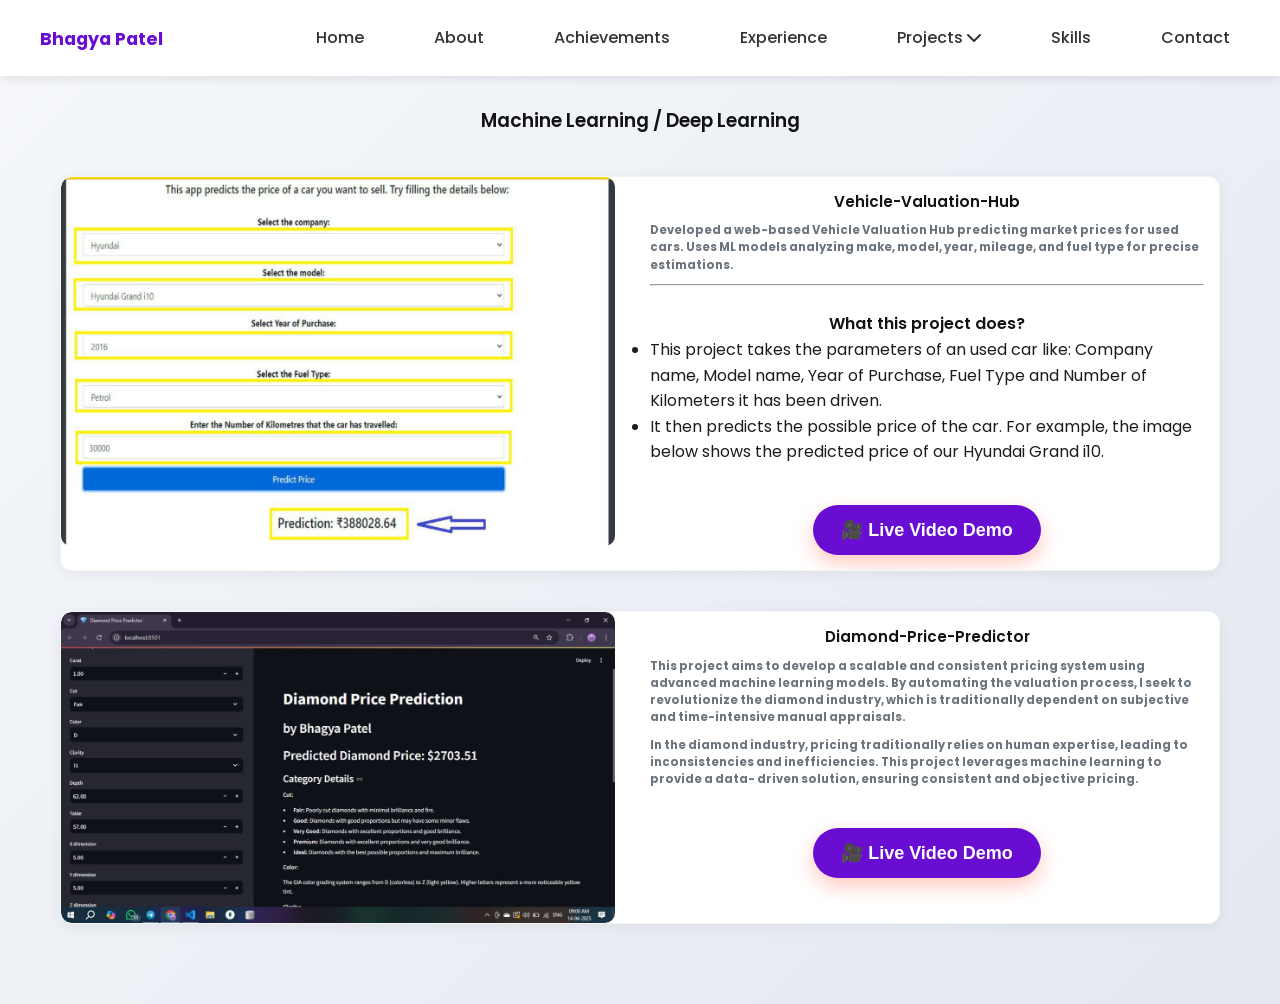
<file: projects-ml.html>
<!DOCTYPE html>
<html lang="en">

<head>
  <meta charset="UTF-8" />
  <meta name="viewport" content="width=device-width, initial-scale=1.0" />
  <title>Projects | Bhagya Patel</title>
  <link rel="stylesheet" href="https://cdnjs.cloudflare.com/ajax/libs/font-awesome/6.0.0/css/all.min.css" />
  <link href="https://fonts.googleapis.com/css2?family=Poppins:wght@300;400;500;600;700&display=swap" rel="stylesheet" />
  <link rel="stylesheet" href="style.css" />
  <style>
    .modal {
      display: none;
      position: fixed;
      top: 0; left: 0;
      width: 30%; height: 50%;
      /* background: rgba(0, 0, 0, 0.7); */
      justify-content: center;
      align-items: center;
      z-index: 1000;
    }
/* Responsive project card layout */
.responsive-card .card-wrapper {
  display: flex;
  flex-direction: row;
  gap: 20px;
  align-items: flex-start;
}

.project-image img {
  max-width: 100%;
  height: auto;
 
  border-radius: 10px;
}

.project-image {
  flex: 1;
  max-width: 50%;
  height: 100%;
}

.project-content {
  flex: 1;
}

/* Mobile View: Stack image and content vertically */
@media (max-width: 768px) {
  .responsive-card .card-wrapper {
    flex-direction: column;
  }

  .project-image,
  .project-content {
    max-width: 100%;
  }
}

    .modal-content {
      position: relative;
      background:transparent;
      padding: 20px;
      border-radius: 10px;
      /* max-width: 90%;
      max-height: 80%; */
    }

    .modal-content iframe {
      width: 100%;
      height: 400px;
    }

    .close-btn {
      position: absolute;
      top: -28px;
      right: -28px;
      font-size: 24px;
      background: transparent;
      border: none;
      cursor: pointer;
    }

    .project-grid {
      display: flex;
      flex-direction: column;
      gap: 40px;
      margin-top: 40px;
    }
  </style>
</head>

<body>
  <!-- Navigation -->
  <nav class="navbar">
    <div class="container nav-content">
      <div class="logo"><a href="index.html#home">Bhagya Patel</a></div>
      <ul class="nav-links">
        <li><a href="index.html#home">Home</a></li>
        <li><a href="index.html#about">About</a></li>
        <li><a href="index.html#achievements">Achievements</a></li>
        <li><a href="index.html#experience">Experience</a></li>
        <li class="dropdown">
          <a href="#projects">Projects <i class="fas fa-chevron-down"></i></a>
          <ul class="submenu">
            <li><a href="index.html#industrial-projects">Industrial Projects</a></li>
            <li><a href="index.html#personal-projects">Personal Projects</a></li>
          </ul>
        </li>
        <li><a href="index.html#skills">Skills</a></li>
        <li><a href="index.html#contact">Contact</a></li>
      </ul>
    </div>
  </nav>
<br/>
  <!-- Projects Section -->
  <section id="projects" class="projects">
    <div class="container">
      <h3 style="text-align:center;">Machine Learning / Deep Learning</h3>
      <div class="project-grid">

      

       
        <!-- Project 3 -->
        <div class="project-card responsive-card">
    <div class="card-wrapper">
          <div class="project-image">
            <img src="14.jpg" alt="Another Project Showcase" class="show-image">
          </div>
          <div class="project-content">
            <h3 style="text-align:center;">Vehicle-Valuation-Hub</h3>
            <p><b>Developed a web-based Vehicle Valuation Hub predicting market prices for used cars. Uses ML
              models analyzing make, model, year, mileage, and fuel type for precise estimations.</b></p>
            <hr><br>
            <h4 style="text-align:center;">What this project does?</h4>
            <ul>
           <li>   This project takes the parameters of an used car like: Company name, Model name, Year of
Purchase, Fuel Type and Number of Kilometers it has been driven.</li>

<li>
It then predicts the possible price of the car. For example, the image below shows the predicted
price of our Hyundai Grand i10.
</li>
            </ul>
            <div style="text-align:center; margin-top:20px;">
              <button class="video-btn" onclick="openModal('Vehicle.mp4')">🎥 Live Video Demo</button>
            </div>
          </div>
        </div>
        </div>

          <!-- Project 1 -->
        <div class="project-card responsive-card">
    <div class="card-wrapper">
          <div class="project-image">
            <img src="diamond.jpg" alt="Client Sentiment Tracker" class="show-image">
          </div>
          <div class="project-content">
            <h3 style="text-align:center;">Diamond-Price-Predictor</h3>
            <p><b>This project aims to develop a scalable and consistent pricing system using advanced
              machine learning models. By automating the valuation process, I seek to revolutionize the
              diamond industry, which is traditionally dependent on subjective and time-intensive manual
              appraisals.</b></p>
              <p><b>In the diamond industry, pricing traditionally relies on human expertise, leading to

                inconsistencies and inefficiencies. This project leverages machine learning to provide a data-
                driven solution, ensuring consistent and objective pricing.</b></p>
   
            <!-- <h4 style="text-align:center;">Key Features & Workflow</h4>
            <ul>
              <li>User Feedback Submission under three categories</li>
              <li>Admin Dashboard & Response Management</li>
              <li>Real-Time Query Tracking with Token ID</li>
              <li>Interactive Graphical Reports for Business Insights</li>
            </ul> -->
            <div style="text-align:center; margin-top:20px;">
              <button class="video-btn" onclick="openModal('diamond.mp4')">🎥 Live Video Demo</button>
            </div>
          </div>
        </div>
        </div>
        
      </div>
    </div>
  </section>

  <!-- Modal Template -->
  <div id="videoModal" class="modal">
    <div class="modal-content">
      <button class="close-btn" onclick="closeModal()">×</button>
      <iframe id="modalVideo" src="" allowfullscreen></iframe>
    </div>
  </div>

  <!-- JavaScript -->
  <script>
    function openModal(videoSrc) {
      const modal = document.getElementById("videoModal");
      const iframe = document.getElementById("modalVideo");
      iframe.src = videoSrc;
      modal.style.display = "flex";
    }

    function closeModal() {
      const modal = document.getElementById("videoModal");
      const iframe = document.getElementById("modalVideo");
      iframe.src = "";
      modal.style.display = "none";
    }
  </script>
</body>

</html>
</file>
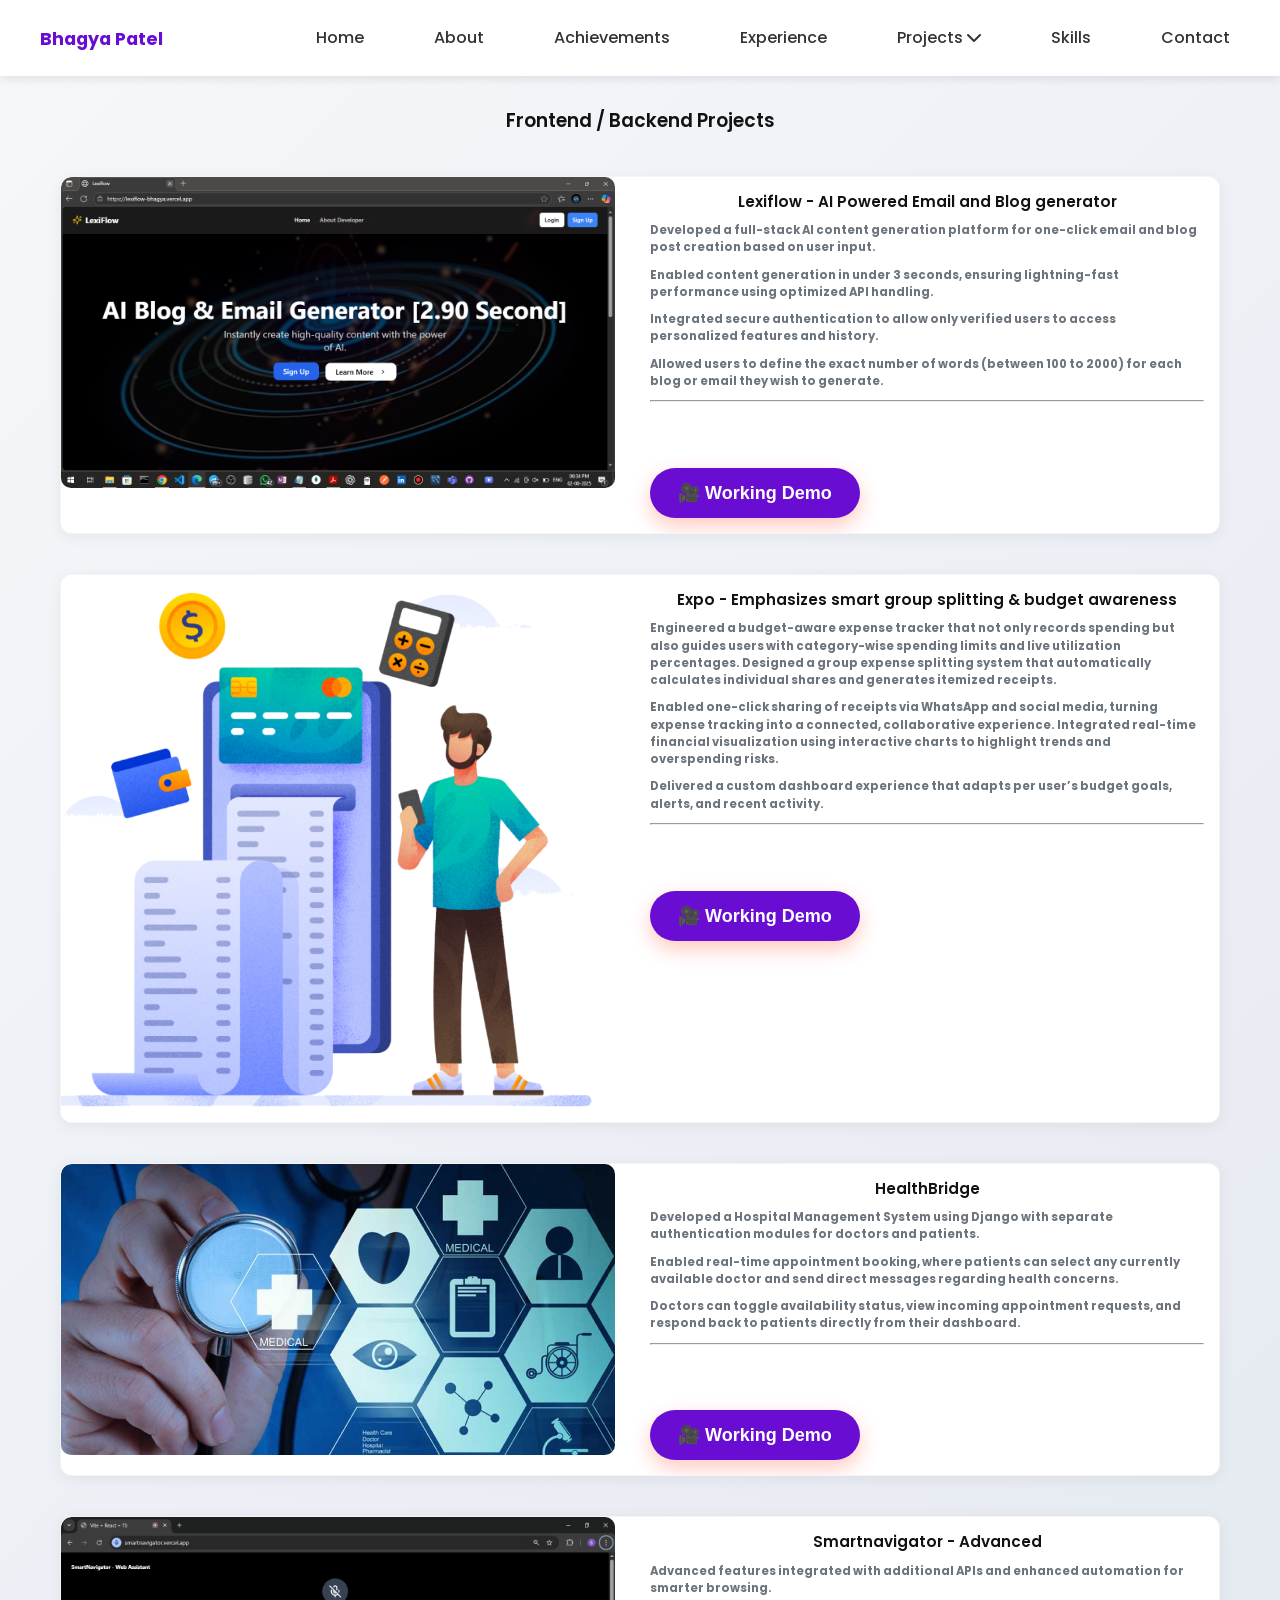
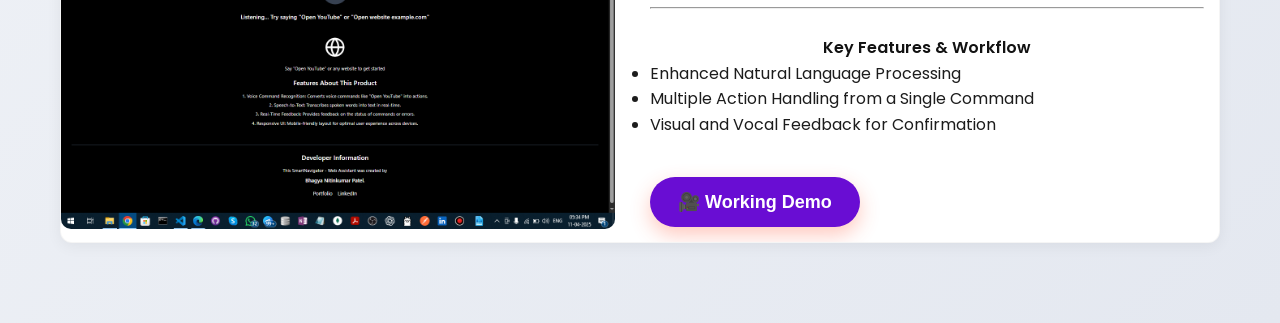
<file: projects-web.html>
<!DOCTYPE html>
<html lang="en">

<head>
  <meta charset="UTF-8" />
  <meta name="viewport" content="width=device-width, initial-scale=1.0" />
  <title>Projects | Bhagya Patel</title>
  <link rel="stylesheet" href="https://cdnjs.cloudflare.com/ajax/libs/font-awesome/6.0.0/css/all.min.css" />
  <link href="https://fonts.googleapis.com/css2?family=Poppins:wght@300;400;500;600;700&display=swap" rel="stylesheet" />
  <link rel="stylesheet" href="style.css" />
  <style>
    .modal {
      display: none;
      position: fixed;
      top: 0; left: 0;
      width: 30%; height: 50%;
      /* background: rgba(0, 0, 0, 0.7); */
      justify-content: center;
      align-items: center;
      z-index: 1000;
    }
/* Responsive project card layout */
.responsive-card .card-wrapper {
  display: flex;
  flex-direction: row;
  gap: 20px;
  align-items: flex-start;
}

.project-image img {
  max-width: 100%;
  height: auto;
 
  border-radius: 10px;
}

.project-image {
  flex: 1;
  max-width: 50%;
  height: 100%;
}

.project-content {
  flex: 1;
}

/* Mobile View: Stack image and content vertically */
@media (max-width: 768px) {
  .responsive-card .card-wrapper {
    flex-direction: column;
  }

  .project-image,
  .project-content {
    max-width: 100%;
  }
}

    .modal-content {
      position: relative;
      background:transparent;
      padding: 20px;
      border-radius: 10px;
      /* max-width: 90%;
      max-height: 80%; */
    }

    .modal-content iframe {
      width: 100%;
      height: 400px;
    }

    .close-btn {
      position: absolute;
      top: -28px;
      right: -28px;
      font-size: 24px;
      background: transparent;
      border: none;
      cursor: pointer;
    }

    .project-grid {
      display: flex;
      flex-direction: column;
      gap: 40px;
      margin-top: 40px;
    }
  </style>
</head>

<body>
  <!-- Navigation -->
  <nav class="navbar">
    <div class="container nav-content">
      <div class="logo"><a href="index.html#home">Bhagya Patel</a></div>
      <ul class="nav-links">
        <li><a href="index.html#home">Home</a></li>
        <li><a href="index.html#about">About</a></li>
        <li><a href="index.html#achievements">Achievements</a></li>
        <li><a href="index.html#experience">Experience</a></li>
        <li class="dropdown">
          <a href="#projects">Projects <i class="fas fa-chevron-down"></i></a>
          <ul class="submenu">
            <li><a href="index.html#industrial-projects">Industrial Projects</a></li>
            <li><a href="index.html#personal-projects">Personal Projects</a></li>
          </ul>
        </li>
        <li><a href="index.html#skills">Skills</a></li>
        <li><a href="index.html#contact">Contact</a></li>
      </ul>
    </div>
  </nav>
<br/>
  <!-- Projects Section -->
  <section id="projects" class="projects">
    <div class="container">
      <h3 style="text-align:center;">Frontend / Backend Projects</h3>
      <div class="project-grid">

            <div class="project-card responsive-card">
    <div class="card-wrapper">
          <div class="project-image">
            <img src="lexiflow.png" alt="Another Project Showcase" class="show-image">
          </div>
          <div class="project-content">
            <h3 style="text-align:center;">Lexiflow - AI Powered Email and Blog generator</h3>
            <p><b>Developed a full-stack AI content generation platform for one-click email and blog post creation based on user input.</b></p>
            <p><b>Enabled content generation in under 3 seconds, ensuring lightning-fast performance using optimized API handling.</b></p>
            <p><b>Integrated secure authentication to allow only verified users to access personalized features and history.</b></p>
            <p><b>Allowed users to define the exact number of words (between 100 to 2000) for each blog or email they wish to generate.</b></p>
            <hr><br>
            
            <div style="text-align:center; margin-top:20px;  display: flex; gap: 30px;">
              <button class="video-btn" onclick="openModal('lexiflow.mp4')">🎥  Working  Demo</button>
            </div>
            
          </div>
        </div>
        </div>

           <div class="project-card responsive-card">
    <div class="card-wrapper">
          <div class="project-image">
            <img src="expense.png" alt="Another Project Showcase" class="show-image">
          </div>
          <div class="project-content">
            <h3 style="text-align:center;">Expo - Emphasizes smart group splitting & budget awareness</h3>
           <p><b>Engineered a budget-aware expense tracker that not only records spending but also guides users with category-wise spending limits
and live utilization percentages. Designed a group expense splitting system that automatically calculates individual shares and
generates itemized receipts.</b></p>
            <p><b>Enabled one-click sharing of receipts via WhatsApp and social media, turning expense tracking into a connected, collaborative
experience. Integrated real-time financial visualization using interactive charts to highlight trends and overspending risks.</b></p>
            <p><b>Delivered a custom dashboard experience that adapts per user’s budget goals, alerts, and recent activity.</b></p>
            
            <hr><br>
         
            <div style="text-align:center; margin-top:20px;  display: flex; gap: 30px;">
              <button class="video-btn" onclick="openModal('expense.mp4')">🎥  Working  Demo</button>
            </div>
            
          </div>
        </div>
        </div>

        
          <div class="project-card responsive-card">
    <div class="card-wrapper">
          <div class="project-image">
            <img src="hospital.jpg" alt="Another Project Showcase" class="show-image">
          </div>
          <div class="project-content">
            <h3 style="text-align:center;">HealthBridge</h3>
           <p><b>Developed a Hospital Management System using Django with separate authentication modules for doctors and patients.</b></p>
            <p><b>Enabled real-time appointment booking, where patients can select any currently available doctor and send direct messages regarding health concerns.</b></p>
            <p><b>Doctors can toggle availability status, view incoming appointment requests, and respond back to patients directly from their dashboard.</b></p>
            
            <hr><br>
         
            <div style="text-align:center; margin-top:20px;  display: flex; gap: 30px;">
              <button class="video-btn" onclick="openModal('healthbridge.mp4')">🎥  Working  Demo</button>
            </div>
            
          </div>
        </div>
        </div>
        <!-- Project 1 -->
<!--            <div class="project-card responsive-card">
    <div class="card-wrapper">
          <div class="project-image">
            <img src="12.png" alt="Another Project Showcase" class="show-image">
          </div>
          <div class="project-content">
            <h3 style="text-align:center;">Expo - Emphasizes smart group splitting \& budget awareness</h3>
            <p><b>Engineered a budget-aware expense tracker that not only records spending but also guides users with category-wise spending limits and live utilization percentages. Designed a group expense splitting system that automatically calculates individual shares and generates itemized receipts.</b></p>
            <p><b>Enabled one-click sharing of receipts via WhatsApp and social media, turning expense tracking into a connected, collaborative experience. Integrated real-time financial visualization using interactive charts to highlight trends and overspending risks.</b></p>
            <p><b>Implemented full authentication and session security using JWT and bcrypt to safeguard user data.</b></p>
            <p><b> Delivered a custom dashboard experience that adapts per user’s budget goals, alerts, and recent activity.</b></p>
            <hr><br>
            <h4 style="text-align:center;">Key Features & Workflow</h4>
            <ul>
              <li>Enhanced Natural Language Processing</li>
              <li>Multiple Action Handling from a Single Command</li>
              <li>Visual and Vocal Feedback for Confirmation</li>
            </ul>
            <div style="text-align:center; margin-top:20px;  display: flex; gap: 30px;">
              <button class="video-btn" onclick="openModal('p7.mp4')">🎥  Working  Demo</button>
            </div>
            
          </div>
        </div>
        </div> -->
        <!-- Project 3 -->
        <div class="project-card responsive-card">
    <div class="card-wrapper">
          <div class="project-image">
            <img src="12.png" alt="Another Project Showcase" class="show-image">
          </div>
          <div class="project-content">
            <h3 style="text-align:center;">Smartnavigator - Advanced</h3>
            <p><b>Advanced features integrated with additional APIs and enhanced automation for smarter browsing.</b></p>
            <hr><br>
            <h4 style="text-align:center;">Key Features & Workflow</h4>
            <ul>
              <li>Enhanced Natural Language Processing</li>
              <li>Multiple Action Handling from a Single Command</li>
              <li>Visual and Vocal Feedback for Confirmation</li>
            </ul>
            <div style="text-align:center; margin-top:20px;  display: flex; gap: 30px;">
              <button class="video-btn" onclick="openModal('p7.mp4')">🎥  Working  Demo</button>
            </div>
            
          </div>
        </div>
        </div>

      </div>
    </div>
  </section>

  <!-- Modal Template -->
  <div id="videoModal" class="modal">
    <div class="modal-content">
      <button class="close-btn" onclick="closeModal()">×</button>
      <iframe id="modalVideo" src="" allowfullscreen></iframe>
    </div>
  </div>

  <!-- JavaScript -->
  <script>
    function openModal(videoSrc) {
      const modal = document.getElementById("videoModal");
      const iframe = document.getElementById("modalVideo");
      iframe.src = videoSrc;
      modal.style.display = "flex";
    }

    function closeModal() {
      const modal = document.getElementById("videoModal");
      const iframe = document.getElementById("modalVideo");
      iframe.src = "";
      modal.style.display = "none";
    }
  </script>
</body>

</html>
</file>
<file: style.css>
/* :root {
    --primary-color: #6c63ff;
    --secondary-color: #4d44db;
    --dark-color: #2f2e41;
    --light-color: #f8f9fa;
    --accent-color: #ff6584;
    --text-color: #333;
    --text-light: #777;
} */
:root {
    --primary-color: #690dd3;      /* IBM Blue */
    --secondary-color: #310774;    /* Darker Blue */
    --dark-color: #121212;         /* Deep Dark Background */
    --light-color: #f4f4f4;        /* Light Gray for backgrounds */
    --accent-color: #ff6f61;       /* Coral-ish red for call-to-actions */
    --text-color: #1c1c1c;         /* Almost black for text */
    --text-light: #6c757d;         /* Muted text color */
}


* {
    margin: 0;
    padding: 0;
    box-sizing: border-box;
    
}

body {
    font-family: 'Poppins', sans-serif;
    color: var(--text-color);
    line-height: 1.6;
    background-color: #fafafa;
}

.container {
    max-width: 1200px;
    margin: 0 auto;
    padding: 0 20px;
}

section {
    padding: 80px 0;
}

h1,
h2,
h3,
h4 {
    font-weight: 600;
    color: var(--dark-color);
}

h2 {
    font-size: 2.5rem;
    margin-bottom: 50px;
    text-align: center;
    position: relative;
}

h2::after {
    content: '';
    position: absolute;
    bottom: -15px;
    left: 50%;
    transform: translateX(-50%);
    width: 80px;
    height: 4px;
    background: var(--primary-color);
    border-radius: 2px;
}

p {
    color: var(--text-light);
}

.btn {
    display: inline-block;
    background: var(--primary-color);
    color: white;
    padding: 12px 25px;
    border-radius: 30px;
    text-decoration: none;
    font-weight: 500;
    transition: all 0.3s ease;
    border: none;
    cursor: pointer;
}

.btn:hover {
    background: var(--secondary-color);
    transform: translateY(-3px);
    box-shadow: 0 10px 20px rgba(108, 99, 255, 0.2);
}

/* Navigation */
.navbar {
    position: fixed;
    top: 0;
    left: 0;
    width: 100%;
    background: white;
    box-shadow: 0 2px 10px rgba(0, 0, 0, 0.1);
    z-index: 1000;
    transition: all 0.3s ease;
    
}

.nav-content {
    display: flex;
    justify-content: space-between;
    align-items: center;
    padding: 12px 0;
}

.logo a{
   
    font-size: 1.1rem;
    font-weight: 700;
    underline: none;
    text-decoration: none;
    color: var(--primary-color);
}

.nav-links {
    display: flex;
    list-style: none;
}

.nav-links li {
    margin-left: 30px;
}

.nav-links a {
    text-decoration: none;
    color: var(--text-color);
    font-weight: 500;
    transition: color 0.3s ease;
    position: relative;
}

.nav-links a:hover {
    color: var(--primary-color);
}

.nav-links a::after {
    content: '';
    position: absolute;
    bottom: -5px;
    left: 0;
    width: 0;
    height: 2px;
    background: var(--primary-color);
    transition: width 0.3s ease;
}

.nav-links a:hover::after {
    width: 100%;
}

/* Hero Section */
.hero {
    height: 100vh;
    display: flex;
    align-items: center;
    background: linear-gradient(135deg, #f5f7fa 0%, #e4e8f0 100%);
    padding-top: 80px;
}

.hero-content {
    display: flex;
    align-items: center;
    justify-content: space-between;
}

.hero-text {
    flex: 1;
    padding-right: 50px;
}

.hero-image {
    flex: 1;
    text-align: center;
}

.profile-photo {
    width: 350px;
    height: 350px;
    border-radius: 50%;
    object-fit: cover;
    border: 10px solid white;
    box-shadow: 0 20px 40px rgba(0, 0, 0, 0.1);
}

.hero h1 {
    font-size: 3.5rem;
    margin-bottom: 15px;
    color: var(--dark-color);
}

.hero h2 {
    font-size: 1.8rem;
    font-weight: 400;
    margin-bottom: 20px;
    color: var(--primary-color);
    text-align: left;
}

.hero p {
    font-size: 1.1rem;
    margin-bottom: 30px;
    max-width: 500px;
}

.social-links {
    display: flex;
    gap: 20px;
}

.social-links a {
    display: flex;
    align-items: center;
    justify-content: center;
    width: 40px;
    height: 40px;
    border-radius: 50%;
    background: white;
    color: var(--primary-color);
    font-size: 1.2rem;
    box-shadow: 0 5px 15px rgba(0, 0, 0, 0.1);
    transition: all 0.3s ease;
}

.social-links a:hover {
    background: var(--primary-color);
    color: white;
    transform: translateY(-5px);
}

/* About Section */
.about {
    background: white;
}

.about-content {
    display: flex;
    gap: 50px;
    margin-top: 50px;
}

.about-text {
    flex: 1;
}

.about-text p {
    margin-bottom: 30px;
    font-size: 1.1rem;
}

.coding-profiles {
    background: #f8f9fa;
    padding: 25px;
    border-radius: 10px;
    margin-top: 30px;
}

.coding-profiles h3 {
    margin-bottom: 20px;
    color: var(--primary-color);
}

.coding-profiles ul {
    list-style: none;
}

.coding-profiles li {
    margin-bottom: 15px;
    display: flex;
    align-items: center;
}

.coding-profiles i {
    margin-right: 10px;
    color: var(--primary-color);
}

.education {
    flex: 1;
}

.education-item {
    display: flex;
    margin-bottom: 30px;
    background: #f8f9fa;
    padding: 20px;
    border-radius: 10px;
    transition: transform 0.3s ease;
}

.education-item:hover {
    transform: translateY(-5px);
    box-shadow: 0 10px 20px rgba(0, 0, 0, 0.1);
}

.education-icon {
    margin-right: 20px;
    color: var(--primary-color);
    font-size: 1.5rem;
}

.education-details h4 {
    margin-bottom: 5px;
}

.institution {
    font-weight: 500;
    color: var(--text-color);
}

.details {
    font-size: 0.9rem;
    color: var(--text-light);
}

/* Achievements Section */
.achievements {
    background: linear-gradient(135deg, #f5f7fa 0%, #e4e8f0 100%);
}

.achievements-grid {
    display: grid;
    grid-template-columns: repeat(auto-fit, minmax(300px, 1fr));
    gap: 30px;
    margin-top: 50px;
}

.achievement-card {
    background: white;
    padding: 30px;
    border-radius: 10px;
    box-shadow: 0 10px 30px rgba(0, 0, 0, 0.05);
    transition: all 0.3s ease;
    text-align: center;
}

.achievement-card:hover {
    transform: translateY(-10px);
    box-shadow: 0 15px 40px rgba(0, 0, 0, 0.1);
}

.achievement-icon {
    font-size: 2.5rem;
    color: var(--primary-color);
    margin-bottom: 20px;
}

.achievement-card h3 {
    margin-bottom: 15px;
}

/* Experience Section */
.experience {
    background: white;
}

.experience-item {
    background: #f8f9fa;
    padding: 40px;
    border-radius: 10px;
    margin-bottom: 30px;
    box-shadow: 0 5px 15px rgba(0, 0, 0, 0.05);
}

.experience-item h3 {
    color: var(--primary-color);
    margin-bottom: 5px;
}

.experience-item h4 {
    margin-bottom: 15px;
    font-weight: 500;
}

.date {
    color: var(--text-light);
    margin-bottom: 20px;
    font-size: 0.9rem;
}

.experience-item ul {
    margin-left: 20px;
}

.experience-item li {
    margin-bottom: 10px;
}

/* Projects Section */
.projects {
    background: linear-gradient(135deg, #f5f7fa 0%, #e4e8f0 100%);
}

.project-category {
    margin-bottom: 60px;
}

.project-category h3 {
    text-align: center;
    font-size: 1.8rem;
    margin-bottom: 40px;
    color: var(--primary-color);
    position: relative;
    font-weight: 600;
}

.project-grid {
    display: grid;
    grid-template-columns: repeat(4, 1fr);
    gap: 20px;
    margin-top: 40px;
}

.project-card {
    background: white;
    border-radius: 12px;
    overflow: hidden;
    box-shadow: 0 3px 15px rgba(0, 0, 0, 0.06);
    transition: all 0.3s cubic-bezier(0.175, 0.885, 0.32, 1.275);
    border: 1px solid rgba(0, 0, 0, 0.04);
    position: relative;
}

.project-card::before {
    content: '';
    position: absolute;
    top: 0;
    left: 0;
    right: 0;
    height: 3px;
    background: linear-gradient(90deg, var(--primary-color), var(--secondary-color));
    transform: scaleX(0);
    transition: transform 0.3s ease;
}

.project-card:hover::before {
    transform: scaleX(1);
}

.project-card:hover {
    transform: translateY(-6px);
    box-shadow: 0 10px 28px rgba(105, 13, 211, 0.12);
    border-color: rgba(105, 13, 211, 0.15);
}

.project-image {
    height: 160px;
    overflow: hidden;
    position: relative;
}

.project-image img {
    width: 100%;
    height: 100%;
    object-fit: cover;
    transition: transform 0.4s ease;
}

.project-card:hover .project-image img {
    transform: scale(1.05);
}

.project-content {
    padding: 15px;
}

.project-content h3 {
    margin-bottom: 10px;
    color: var(--dark-color);
    font-size: 0.95rem;
    font-weight: 600;
    line-height: 1.35;
}

.project-features h4 {
    font-size: 0.75rem;
    color: var(--primary-color);
    margin-bottom: 8px;
    font-weight: 600;
    text-transform: uppercase;
    letter-spacing: 0.4px;
}

.project-features ul {
    list-style: none;
    padding: 0;
    margin: 0;
}

.project-features ul li {
    font-size: 0.72rem;
    line-height: 1.5;
    color: var(--text-color);
    margin-bottom: 6px;
    padding-left: 15px;
    position: relative;
}

.project-features ul li::before {
    content: '▹';
    position: absolute;
    left: 0;
    color: var(--primary-color);
    font-weight: bold;
    font-size: 0.7rem;
}

.project-content p {
    margin-bottom: 10px;
    font-size: 0.72rem;
    line-height: 1.5;
    color: var(--text-light);
}

.tech-stack {
    display: flex;
    flex-wrap: wrap;
    gap: 6px;
    margin: 12px 0;
}

.tech-stack span {
    background: linear-gradient(135deg, #f0e6ff 0%, #e0e0ff 100%);
    color: var(--primary-color);
    padding: 3px 10px;
    border-radius: 12px;
    font-size: 0.65rem;
    font-weight: 500;
    border: 1px solid rgba(105, 13, 211, 0.08);
    transition: all 0.3s ease;
}

.tech-stack span:hover {
    background: var(--primary-color);
    color: white;
    transform: translateY(-2px);
    box-shadow: 0 3px 8px rgba(105, 13, 211, 0.2);
}

.btn-container {
    margin-top: 12px;
}

.btn-container .video-btn {
    width: 100%;
    padding: 8px 14px;
    font-size: 0.72rem;
    border-radius: 20px;
    background: linear-gradient(135deg, var(--primary-color) 0%, var(--secondary-color) 100%);
    box-shadow: 0 3px 12px rgba(105, 13, 211, 0.2);
}

.btn-container .video-btn:hover {
    transform: translateY(-2px);
    box-shadow: 0 5px 16px rgba(105, 13, 211, 0.3);
}

.project-links {
    display: flex;
    gap: 15px;
}

.github-link,
.demo-link {
    display: flex;
    align-items: center;
    gap: 5px;
    font-size: 0.9rem;
    text-decoration: none;
    color: var(--text-color);
    transition: color 0.3s ease;
}

.github-link:hover {
    color: var(--primary-color);
}

.demo-link:hover {
    color: var(--accent-color);
}

/* Skills Section */
.skills {
    background: white;
}

.skills-grid {
    display: grid;
    grid-template-columns: repeat(auto-fit, minmax(250px, 1fr));
    gap: 30px;
    margin-top: 50px;
}

.skill-category {
    background: #f8f9fa;
    padding: 30px;
    border-radius: 10px;
    box-shadow: 0 5px 15px rgba(0, 0, 0, 0.05);
    transition: all 0.3s ease;
}

.skill-category:hover {
    transform: translateY(-5px);
    box-shadow: 0 10px 30px rgba(0, 0, 0, 0.1);
}

.skill-category h3 {
    color: var(--primary-color);
    margin-bottom: 20px;
    font-size: 1.2rem;
}

.skill-category ul {
    list-style: none;
}

.skill-category li {
    margin-bottom: 10px;
    position: relative;
    padding-left: 20px;
}

.skill-category li::before {
    content: '▹';
    position: absolute;
    left: 0;
    color: var(--primary-color);
}

.certificate-link {
    display: inline-flex;
    align-items: center;
    gap: 8px;
    background-color: #f3f4f6;
    padding: 8px 15px;
    border-radius: 20px;
    color: #6c63ff;
    text-decoration: none;
    font-weight: 500;
    transition: all 0.3s ease;
  }
  
  .certificate-link:hover {
    background-color: #6c63ff;
    color: white;
    transform: translateY(-2px);
    box-shadow: 0 4px 8px rgba(108, 99, 255, 0.2);
  }
  
  .certificate-link i {
    font-size: 1.1rem;
  }

/* Contact Section */
.contact {
    background: linear-gradient(135deg, #f5f7fa 0%, #e4e8f0 100%);
}

.contact-content {
    display: flex;
    gap: 50px;
    margin-top: 50px;
}

.contact-info {
    flex: 1;
}

.contact-item {
    display: flex;
    align-items: center;
    margin-bottom: 30px;
    background: white;
    padding: 20px;
    border-radius: 10px;
    box-shadow: 0 5px 15px rgba(0, 0, 0, 0.05);
}

.contact-item i {
    font-size: 1.5rem;
    color: var(--primary-color);
    margin-right: 20px;
    width: 40px;
    height: 40px;
    display: flex;
    align-items: center;
    justify-content: center;
    background: #e0e0ff;
    border-radius: 50%;
}

.contact-form {
    flex: 1;
    background: white;
    padding: 30px;
    border-radius: 10px;
    box-shadow: 0 10px 30px rgba(0, 0, 0, 0.1);
}

.contact-form input,
.contact-form textarea {
    width: 100%;
    padding: 15px;
    margin-bottom: 20px;
    border: 1px solid #ddd;
    border-radius: 5px;
    font-family: 'Poppins', sans-serif;
    transition: border-color 0.3s ease;
}

.contact-form input:focus,
.contact-form textarea:focus {
    outline: none;
    border-color: var(--primary-color);
}

.contact-form textarea {
    height: 150px;
    resize: none;
}

/* Footer */
footer {
    background: var(--light-color);
    color: rgb(0, 0, 0);
    text-align: center;
    padding: 30px 0;
}

footer p {
    color: rgb(0, 0, 0);
}

/* Responsive Design */
@media (max-width: 992px) {
    .hero-content {
    flex-direction: column;
    text-align: center;
    }

    .hero-text {
    padding-right: 0;
    margin-bottom: 50px;
    }

    .hero h2 {
    text-align: center;
    }

    .hero p {
    margin: 0 auto 30px;
    }

    .social-links {
    justify-content: center;
    }

    .about-content {
    flex-direction: column;
    }

    .contact-content {
    flex-direction: column;
    }

    .project-grid {
    grid-template-columns: repeat(3, 1fr);
    gap: 18px;
    }
}

@media (max-width: 768px) {
    .nav-links {
    display: none;
    }

    h2 {
    font-size: 1.8rem;
    }

    .hero h1 {
    font-size: 2.2rem;
    }

    .hero h2 {
    font-size: 1.3rem;
    }

    .profile-photo {
    width: 250px;
    height: 250px;
    }

    .project-grid {
    grid-template-columns: repeat(2, 1fr);
    gap: 15px;
    }

    .project-category h3 {
    font-size: 1.5rem;
    }

    .project-content h3 {
    font-size: 0.88rem;
    }

    .project-features ul li,
    .project-content p {
    font-size: 0.68rem;
    }

    .project-features h4 {
    font-size: 0.7rem;
    }

    .tech-stack span {
    font-size: 0.6rem;
    padding: 2px 8px;
    }

    .btn-container .video-btn {
    font-size: 0.68rem;
    padding: 6px 12px;
    }

    .modal-content iframe {
    width: 95vw;
    height: 50vh;
    }

    .close-btn-modal {
    top: -35px;
    right: -10px;
    width: 35px;
    height: 35px;
    font-size: 28px;
    }
}

@media (max-width: 480px) {
    .project-grid {
    grid-template-columns: 1fr;
    gap: 15px;
    }

    .project-image {
    height: 180px;
    }

    .project-content {
    padding: 12px;
    }

    .project-content h3 {
    font-size: 0.92rem;
    }
}

/* Dropdown Container */
.dropdown {
    position: relative;
  }
  
  .submenu {
    display: none;
    position: absolute;
    top: 100%;
    left: 0;
    background: rgba(255, 255, 255, 0.1);
    backdrop-filter: blur(10px);
    border-radius: 12px;
    padding: 10px 0;
    min-width: 150px;
    box-shadow: 0 8px 20px rgba(0, 0, 0, 0.15);
    z-index: 1000;
    transition: all 0.3s ease-in-out;
  }
  
  /* Show on hover */
  .dropdown:hover .submenu {
    display: block;
  }
  
  .submenu li {
    list-style: none;
  }
  
  .submenu li a {
    display: block;
    padding: 10px 20px;
    color: #000000;
    text-decoration: none;
    font-weight: 500;
    transition: background 0.3s;
  }
  
  .submenu li a:hover {
    background: rgba(255, 255, 255, 0.2);
    border-radius: 8px;
  }
  .btn-container {
    display: flex;
    justify-content: flex-start;
    margin-top: 20px;
  }
  
  .animated-btn {
    position: relative;
    display: inline-block;
    padding: 10px 20px;
    background-color: var(--primary-color);
    color: #fff;
    font-size: 16px;
    font-weight: 600;
    text-decoration: none;
    border-radius: 30px;
    transition: all 0.4s ease;
    overflow: hidden;
    cursor: pointer;
  }
  
  .animated-btn span {
    position: relative;
    z-index: 1;
  }
  
  .animated-btn::before {
    content: '';
    position: absolute;
    top: 0;
    left: -100%;
    width: 100%;
    height: 100%;
    background-color: var(--secondary-color);
    transition: all 0.4s ease;
  }
  
  .animated-btn:hover::before {
    left: 0;
  }
  
  .animated-btn:hover {
    color: #fff;
  }
  
  .animated-btn:hover span {
    padding-left: 20px;
  }
  
  .animated-btn:focus,
  .animated-btn:active {
    outline: none;
    box-shadow: none;
  }
  
  
  /* Base navbar styles */
.navbar {
  background-color: #fff;
  padding: 10px 20px;
}

.nav-content {
  display: flex;
  justify-content: space-between;
  align-items: center;
}

.logo {
  font-weight: bold;
  font-size: 20px;
}

.nav-links {
  list-style: none;
  display: flex;
  gap: 20px;
  margin: 0;
  padding: 0;
}

.nav-links li {
  position: relative;
}

.nav-links a {
  text-decoration: none;
  color: #333;
  padding: 5px 10px;
}

/* Submenu fix: vertical list */
.submenu {
  display: none;
  position: absolute;
  top: 100%;
  left: 0;
  background-color: #ffffff;
  padding: 10px;
  white-space: nowrap;
  flex-direction: column;
  box-shadow: 0 4px 10px rgba(0, 0, 0, 0.1);
  z-index: 999;
}

.dropdown:hover .submenu {
  display: flex;
}

/* Submenu item styling */
.submenu li {
  padding: 5px 0;
}

.submenu li a {
  display: block;
  color: #333;
  white-space: nowrap; /* Keeps full text in one line */
}

/* Responsive */
@media (max-width: 768px) {
  .nav-content {
    flex-direction: column;
    align-items: flex-start;
  }

  .nav-links {
    flex-direction: column;
    width: 100%;
  }

  .dropdown .submenu {
    position: static;
    display: flex !important;
    box-shadow: none;
    padding-left: 20px;
  }

  .submenu li {
    padding: 5px 0;
  }
}
/* For Mobile */
@media screen and (max-width: 768px) {
    .hamburger {
      display: flex;
    }
  
    .nav-links {
      position: absolute;
      top: 60px;
      right: 0;
      flex-direction: column;
      background-color: white;
      width: 200px;
      max-height: 0;
      overflow: hidden;
      opacity: 0;
      pointer-events: none;
      border-radius: 0 0 10px 10px;
    }
  
    .nav-links.open {
      max-height: 500px; /* Adjust height as needed */
      opacity: 1;
      pointer-events: auto;
      transition: max-height 0.4s ease-in-out, opacity 0.4s ease-in-out;
    }
  }
  .project-image {
    display: flex;
    flex-direction: row;
    justify-content: center;
    flex-wrap: nowrap;
    gap: 25px;
    background-color: #ffffff;
  }
  
  .project-image img {
    width: 100%;
    max-width: 250px;
    border-radius: 8px;
  }
  
  /* Hide extra images on small screens */
  @media (max-width: 768px) {
    .hide-on-mobile {
      display: none;
    }
  
    .project-image {
      justify-content: center;
      flex-wrap: wrap;
    }
  
    .project-image img {
      max-width: 90%;
    }
  }
  
    /* Button */
    .video-btn {
        display: inline-block;
        padding: 10px 20px;
        margin-top: 20px;
        background-color: var(--primary-color);
        color: white;
        border: none;
        border-radius: 5px;
        cursor: pointer;
        font-size: 16px;
        transition: 0.3s ease;
      }
  
      .video-btn:hover {
        background-color: var(--secondary-color);
      }
  
      /* Modal Styles */
      #videoModal {
        display: none;
        position: fixed;
        top: 0; left: 0;
        width: 100%; height: 100%;
        background: rgba(0,0,0,0.7);
        z-index: 9999;
        justify-content: center;
        align-items: center;
      }
  
      .modal-content {
        position: relative;
        /* background: white; */
        padding: 20px;
        border-radius: 10px;
        max-width: 800px;
        width: 90%;
        box-shadow: 0 0 20px rgba(0,0,0,0.3);
      }
  
      .modal-content video {
        width: 100%;
        height: auto;
        border-radius: 10px;
      }
      #videoModal {
        display: none;
        position: fixed;
        z-index: 1000;
        left: 0;
        top: 0;
        width: 100vw;
        height: 100vh;
        background-color: rgba(0,0,0,0.7);
        justify-content: center;
        align-items: center;
        padding: 20px;
        box-sizing: border-box;
      }
      
      .modal-content {
        position: relative;
        width: 90%;
        max-width: 800px;
        /* background-color: #fff; */
        border-radius: 10px;
        /* overflow: hidden; */
      }
      
      .modal-content iframe {
        width: 100%;
        height: 400px;
        border: none;
        display: block;
      }
      
      /* 👇 Close Button Styling */
      .close-btn {
        position: absolute;
        top: -18px;
        right: -18px;
        font-size: 28px;
        font-weight: bold;
        color: #ffffff;
        background: transparent;
        border: none;
        cursor: pointer;
        z-index: 1;
      }
      
      .close-btn:hover {
        color: rgb(33, 68, 184);
      }
      .video-btn {
        background:var(--primary-color);
        color: white;
        padding: 14px 28px;
        font-size: 18px;
        font-weight: bold;
        border: none;
        border-radius: 50px;
        cursor: pointer;
        box-shadow: 0 8px 20px rgba(255, 75, 43, 0.3);
        transition: transform 0.2s ease, box-shadow 0.2s ease;
        animation: pulse 2s infinite;
      }
      
      .video-btn:hover {
        transform: scale(1.05);
        box-shadow: 0 10px 25px rgba(255, 75, 43, 0.4);
      }
      
      @keyframes pulse {
        0% {
          box-shadow: 0 0 0 0 rgba(255, 75, 43, 0.6);
        }
        70% {
          box-shadow: 0 0 0 15px rgba(255, 75, 43, 0);
        }
        100% {
          box-shadow: 0 0 0 0 rgba(255, 75, 43, 0);
        }
      }
      
      /* Modal Styles */
      .modal {
        display: none;
        position: fixed;
        top: 0;
        left: 0;
        width: 100%;
        height: 100%;
        background: rgba(0, 0, 0, 0.85);
        backdrop-filter: blur(5px);
        justify-content: center;
        align-items: center;
        z-index: 1000;
        animation: fadeIn 0.3s ease;
      }

      @keyframes fadeIn {
        from { opacity: 0; }
        to { opacity: 1; }
      }

      .modal-content {
        position: relative;
        background: transparent;
        padding: 20px;
        border-radius: 16px;
        max-width: 90%;
        max-height: 90%;
        animation: slideUp 0.4s cubic-bezier(0.175, 0.885, 0.32, 1.275);
      }

      @keyframes slideUp {
        from {
          transform: translateY(50px);
          opacity: 0;
        }
        to {
          transform: translateY(0);
          opacity: 1;
        }
      }

      .modal-content iframe {
        width: 80vw;
        height: 80vh;
        max-width: 1200px;
        border-radius: 12px;
        box-shadow: 0 20px 60px rgba(0, 0, 0, 0.3);
      }

      .close-btn-modal {
        position: absolute;
        top: -45px;
        right: -45px;
        font-size: 36px;
        font-weight: bold;
        color: #ffffff;
        background: rgba(255, 255, 255, 0.1);
        border: 2px solid rgba(255, 255, 255, 0.3);
        border-radius: 50%;
        width: 45px;
        height: 45px;
        display: flex;
        align-items: center;
        justify-content: center;
        cursor: pointer;
        z-index: 1;
        transition: all 0.3s ease;
        backdrop-filter: blur(10px);
      }

      .close-btn-modal:hover {
        background: var(--primary-color);
        border-color: var(--primary-color);
        transform: rotate(90deg) scale(1.1);
        box-shadow: 0 5px 20px rgba(105, 13, 211, 0.4);
      }
</file>
